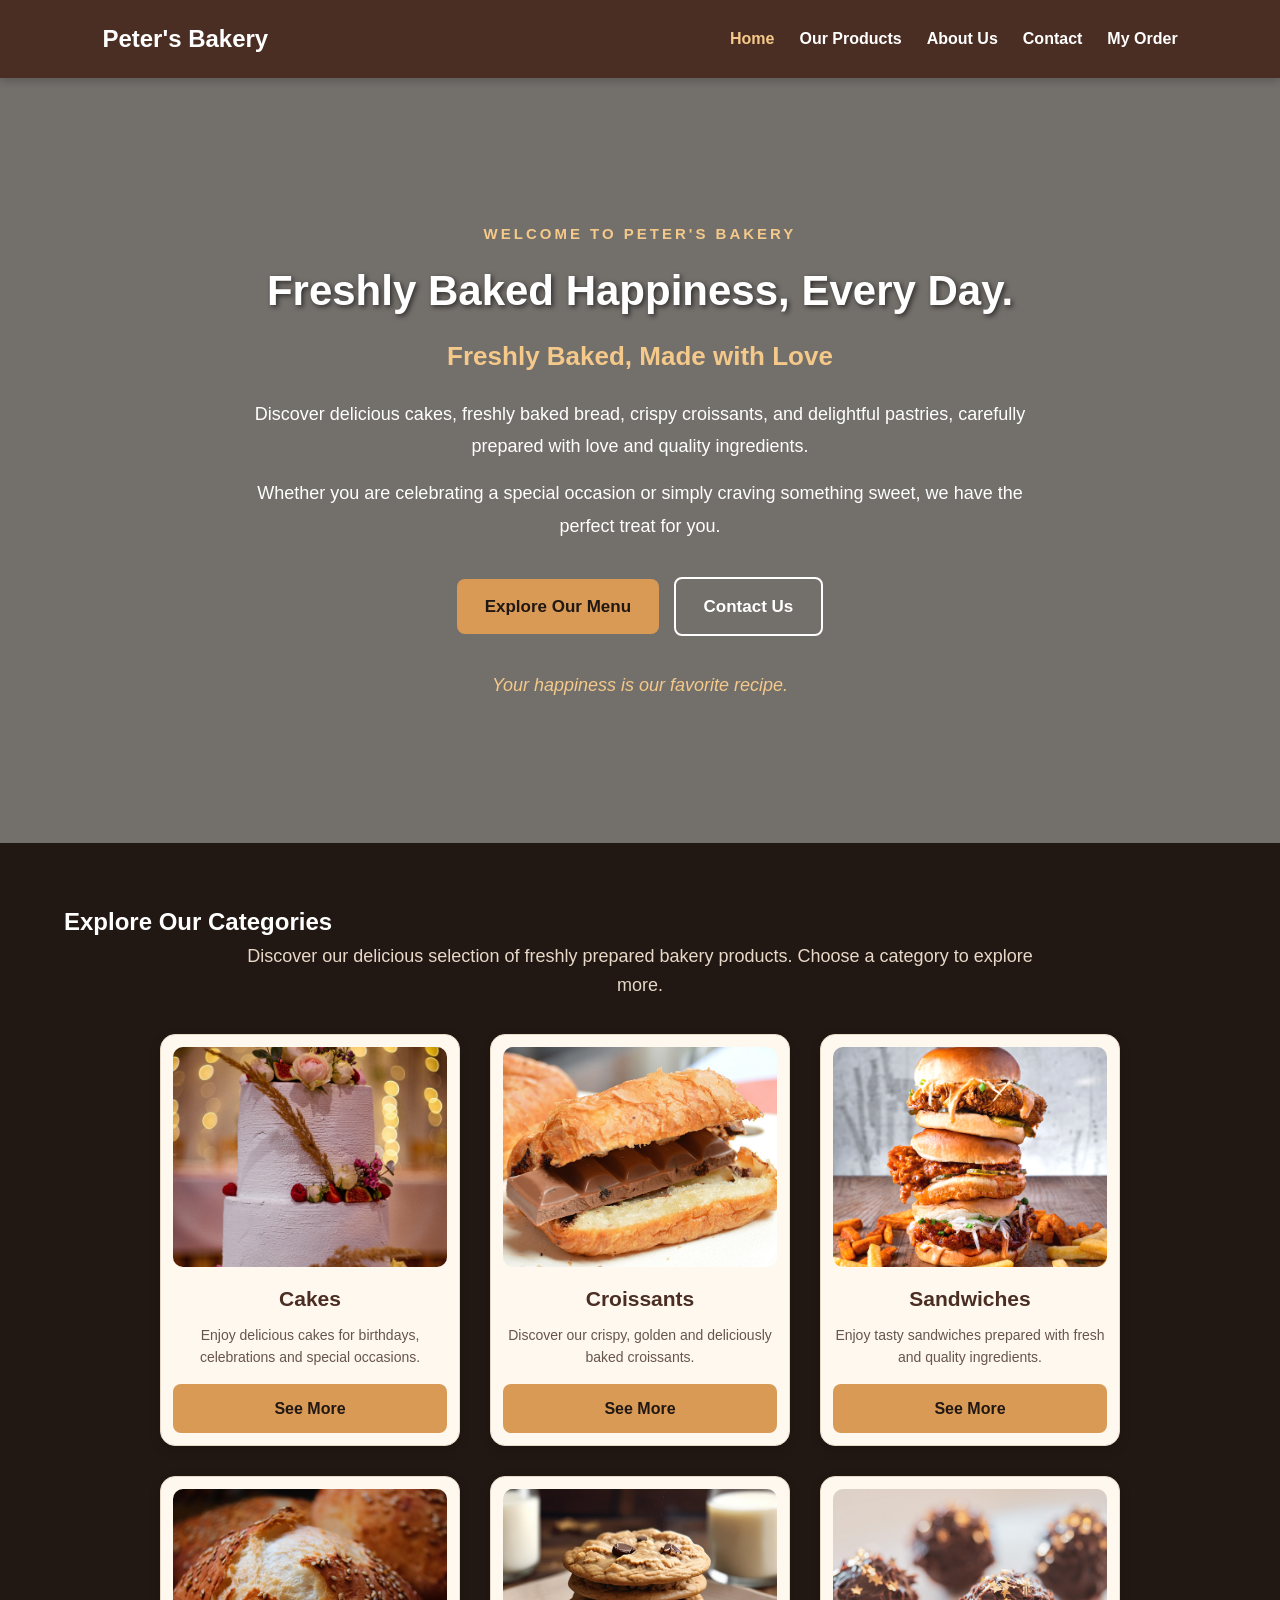
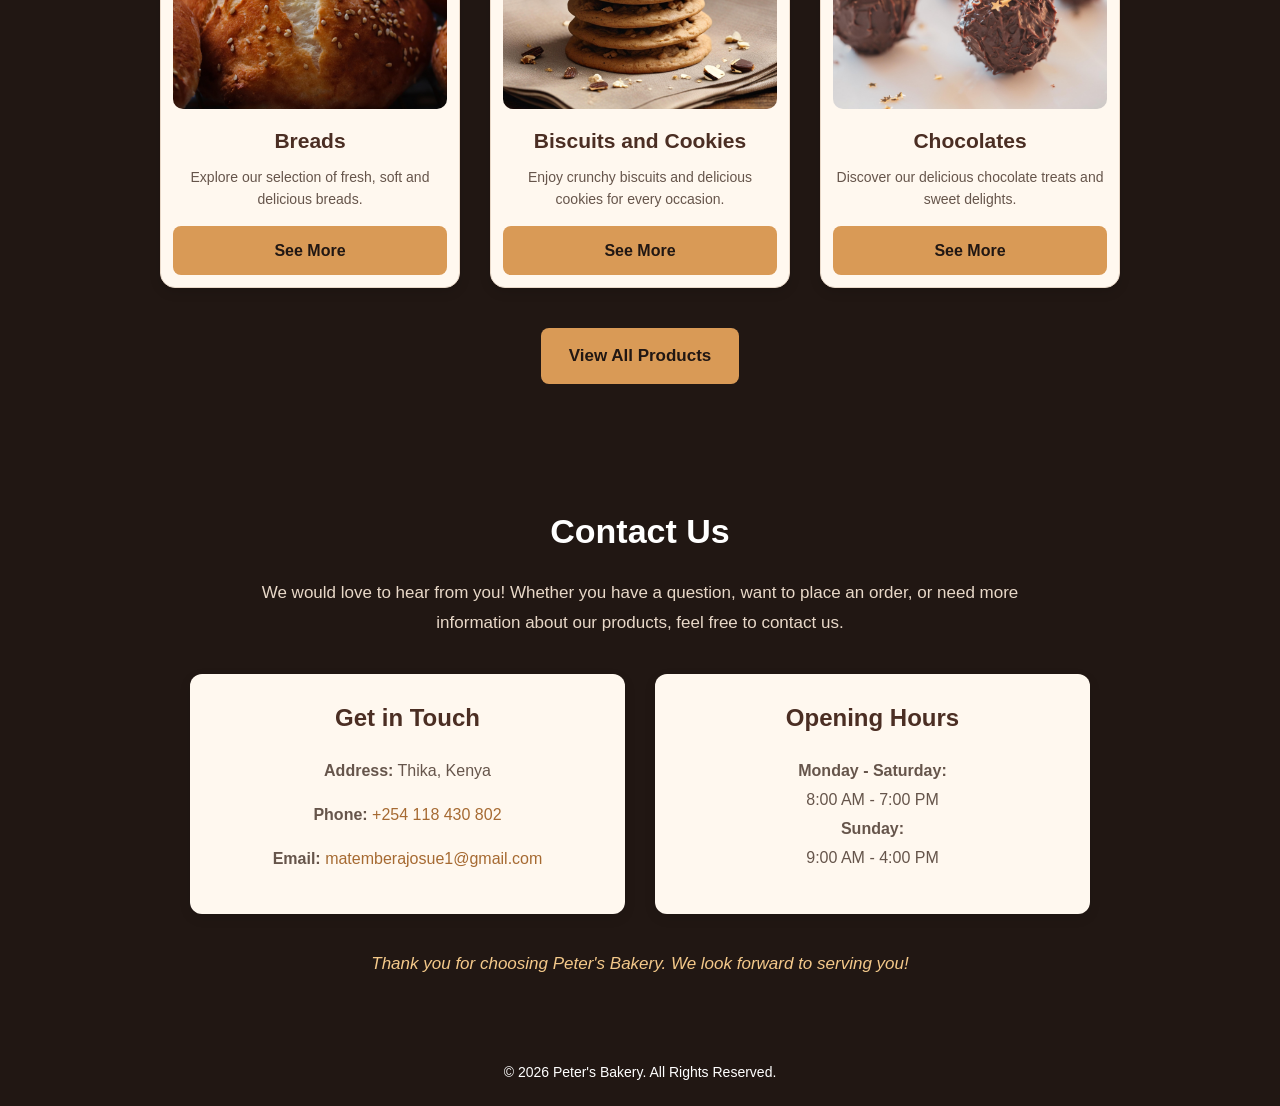
<file: index.html>
<!DOCTYPE html>
<html lang="en">

<head>
    <meta charset="UTF-8">
    <meta name="viewport" content="width=device-width, initial-scale=1.0">

    <meta name="description" content="Welcome to Peter's Bakery. Discover freshly baked cakes, bread, croissants, sandwiches, biscuits and chocolates.">

    <title>Peter's Bakery | Freshly Baked Happiness</title>

    <link rel="stylesheet" href="./style.css">
</head>

<body>

    <!-- Navigation Bar -->
    <nav class="navbar" aria-label="Main navigation">

        <a href="./index.html" class="logo">
            Peter's Bakery
        </a>

        <ul class="nav-links">

            <li>
                <a href="./index.html" class="active" aria-current="page">
                    Home
                </a>
            </li>

            <li>
                <a href="./products.html">Our Products</a>
            </li>

            <li>
                <a href="./about_us.html">About Us</a>
            </li>

            <li>
                <a href="#contact">Contact</a>
            </li>

            <li>
                <a href="./my_order.html">My Order</a>
            </li>

        </ul>

    </nav>


    <main>

        <!-- HOME SECTION -->
        <section id="home">

            <!-- Background Video -->
            <video
                autoplay
                muted
                loop
                playsinline
                preload="metadata"
                class="background-video"
                aria-hidden="true"
                tabindex="-1"
            >

                <source
                    src="./videos/background-video.mp4"
                    type="video/mp4"
                >

                Your browser does not support the video element.

            </video>


            <!-- Home Content -->
            <div class="home-content">

                <p class="welcome-text">
                    WELCOME TO PETER'S BAKERY
                </p>

                <h1>
                    Freshly Baked Happiness, Every Day.
                </h1>

                <h2>
                    Freshly Baked, Made with Love
                </h2>

                <p>
                    Discover delicious cakes, freshly baked bread,
                    crispy croissants, and delightful pastries,
                    carefully prepared with love and quality ingredients.
                </p>

                <p>
                    Whether you are celebrating a special occasion
                    or simply craving something sweet, we have
                    the perfect treat for you.
                </p>


                <!-- Home Buttons -->
                <div class="home-buttons">

                    <a href="#categories_section" class="menu-button">
                        Explore Our Menu
                    </a>

                    <a href="#contact" class="contact-button">
                        Contact Us
                    </a>

                </div>


                <p class="home-slogan">
                    Your happiness is our favorite recipe.
                </p>

            </div>

        </section>


        <!-- PRODUCT CATEGORIES SECTION -->
        <section id="categories_section">

            <header class="categories-heading">

                <h2>Explore Our Categories</h2>

                <p class="categories-intro">
                    Discover our delicious selection of freshly prepared
                    bakery products. Choose a category to explore more.
                </p>

            </header>


            <!-- Categories Container -->
            <div class="categories-container">


                <!-- Cakes -->
                <article class="category-card">

                    <img
                        src="./images/cake5.jpg"
                        alt="Decorated bakery cakes"
                        loading="lazy"
                    >

                    <h3>Cakes</h3>

                    <p>
                        Enjoy delicious cakes for birthdays,
                        celebrations and special occasions.
                    </p>

                    <a href="./cakes.html" class="category-button">
                        See More
                    </a>

                </article>


                <!-- Croissants -->
                <article class="category-card">

                    <img
                        src="./images/croissant5.jpg"
                        alt="Freshly baked croissants"
                        loading="lazy"
                    >

                    <h3>Croissants</h3>

                    <p>
                        Discover our crispy, golden and
                        deliciously baked croissants.
                    </p>

                    <a href="./croissants.html" class="category-button">
                        See More
                    </a>

                </article>


                <!-- Sandwiches -->
                <article class="category-card">

                    <img
                        src="./images/sandwich5.png"
                        alt="Fresh bakery sandwiches"
                        loading="lazy"
                    >

                    <h3>Sandwiches</h3>

                    <p>
                        Enjoy tasty sandwiches prepared
                        with fresh and quality ingredients.
                    </p>

                    <a href="./sandwiches.html" class="category-button">
                        See More
                    </a>

                </article>


                <!-- Bread -->
                <article class="category-card">

                    <img
                        src="./images/bread5.jpg"
                        alt="Freshly baked bread"
                        loading="lazy"
                    >

                    <h3>Breads</h3>

                    <p>
                        Explore our selection of fresh,
                        soft and delicious breads.
                    </p>

                    <a href="./breads.html" class="category-button">
                        See More
                    </a>

                </article>


                <!-- Biscuits and Cookies -->
                <article class="category-card">

                    <img
                        src="./images/biscuit5.jpg"
                        alt="Biscuits and cookies"
                        loading="lazy"
                    >

                    <h3>Biscuits and Cookies</h3>

                    <p>
                        Enjoy crunchy biscuits and
                        delicious cookies for every occasion.
                    </p>

                    <a href="./biscuits_cookies.html" class="category-button">
                        See More
                    </a>

                </article>


                <!-- Chocolates -->
                <article class="category-card">

                    <img
                        src="./images/chocolate5.jpg"
                        alt="Delicious chocolate treats"
                        loading="lazy"
                    >

                    <h3>Chocolates</h3>

                    <p>
                        Discover our delicious chocolate
                        treats and sweet delights.
                    </p>

                    <a href="./chocolates.html" class="category-button">
                        See More
                    </a>

                </article>


            </div>


            <!-- View All Products -->
            <div class="all-products-button">

                <a href="./products.html">
                    View All Products
                </a>

            </div>

        </section>


        <!-- CONTACT SECTION -->
        <section id="contact">

            <header class="contact-heading">

                <h2>Contact Us</h2>

                <p class="contact-intro">
                    We would love to hear from you! Whether you have
                    a question, want to place an order, or need more
                    information about our products, feel free to contact us.
                </p>

            </header>


            <!-- Contact Container -->
            <div class="contact-container">


                <!-- Contact Information -->
                <article class="contact-info">

                    <h3>Get in Touch</h3>

                    <p>
                        <strong>Address:</strong>
                        Thika, Kenya
                    </p>

                    <p>
                        <strong>Phone:</strong>

                        <a href="tel:+254118430802">
                            +254 118 430 802
                        </a>
                    </p>

                    <p>
                        <strong>Email:</strong>

                        <a href="mailto:matemberajosue1@gmail.com">
                            matemberajosue1@gmail.com
                        </a>
                    </p>

                </article>


                <!-- Opening Hours -->
                <article class="opening-hours">

                    <h3>Opening Hours</h3>

                    <p>
                        <strong>Monday - Saturday:</strong>
                    </p>

                    <p>8:00 AM - 7:00 PM</p>

                    <p>
                        <strong>Sunday:</strong>
                    </p>

                    <p>9:00 AM - 4:00 PM</p>

                </article>


            </div>


            <!-- Contact Closing Message -->
            <p class="contact-message">

                Thank you for choosing Peter's Bakery.
                We look forward to serving you!

            </p>

        </section>

    </main>


    <!-- FOOTER -->
    <footer class="footer">

        <p>
            &copy; 2026 Peter's Bakery. All Rights Reserved.
        </p>

    </footer>

    <!-- JavaScript -->
    <script src="./script.js"></script>



</body>

</html>
</file>
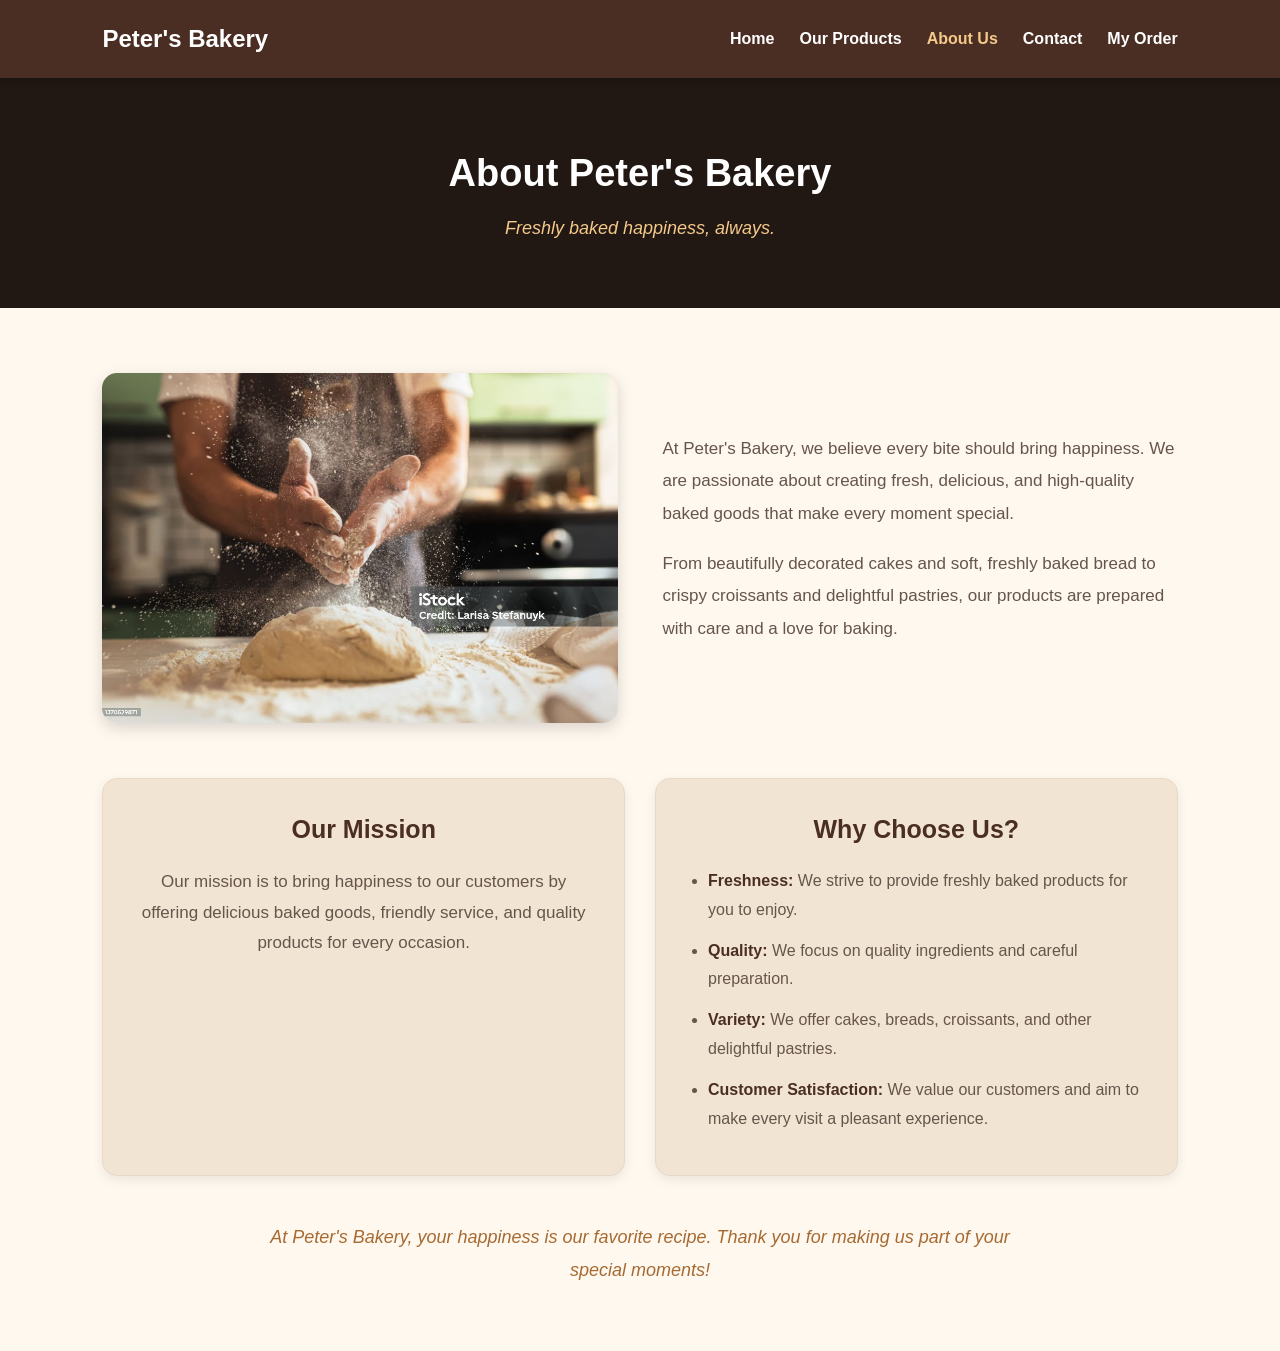
<file: about_us.html>
<!DOCTYPE html>
<html lang="en">
<head>
    <meta charset="UTF-8">
    <meta name="viewport" content="width=device-width, initial-scale=1.0">

    <title>About Us | Peter's Bakery</title>

    <link rel="stylesheet" href="style.css">
</head>

<body>

    <!-- Navigation Bar -->
    <nav class="navbar">
        <a href="./index.html" class="logo">Peter's Bakery</a>

        <ul class="nav-links">
            <li><a href="./index.html">Home</a></li>
            <li><a href="./products.html">Our Products</a></li>
            <li><a href="./about_us.html" class="active">About Us</a></li>
            <li><a href="./index.html#contact">Contact</a></li>
            <li><a href="./my_order.html">My Order</a></li>
        </ul>
    </nav>

    <!-- About Us Hero -->
    <header class="about-hero">
        <h1>About Peter's Bakery</h1>
        <p>Freshly baked happiness, always.</p>
    </header>

    <!-- About Us Section -->
    <main>
        <section id="about_us">

            <!-- Introduction -->
            <div class="about-introduction">

                <div class="about-image">
                    <img src="./images/about-bakery.jpg"
                         alt="Freshly baked cakes and pastries">
                </div>

                <div class="about-intro">
                    <p>
                        At Peter's Bakery, we believe every bite should
                        bring happiness. We are passionate about creating
                        fresh, delicious, and high-quality baked goods
                        that make every moment special.
                    </p>

                    <p>
                        From beautifully decorated cakes and soft,
                        freshly baked bread to crispy croissants and
                        delightful pastries, our products are prepared
                        with care and a love for baking.
                    </p>
                </div>

            </div>

            <!-- Mission and Why Choose Us -->
            <div class="about-features">

                <div class="about-mission">
                    <h3>Our Mission</h3>

                    <p>
                        Our mission is to bring happiness to our customers
                        by offering delicious baked goods, friendly service,
                        and quality products for every occasion.
                    </p>
                </div>

                <div class="about-why">
                    <h3>Why Choose Us?</h3>

                    <ul>
                        <li>
                            <strong>Freshness:</strong>
                            We strive to provide freshly baked products
                            for you to enjoy.
                        </li>

                        <li>
                            <strong>Quality:</strong>
                            We focus on quality ingredients and careful
                            preparation.
                        </li>

                        <li>
                            <strong>Variety:</strong>
                            We offer cakes, breads, croissants, and other
                            delightful pastries.
                        </li>

                        <li>
                            <strong>Customer Satisfaction:</strong>
                            We value our customers and aim to make every
                            visit a pleasant experience.
                        </li>
                    </ul>
                </div>

            </div>

            <!-- Closing Message -->
            <p class="about-closing">
                At Peter's Bakery, your happiness is our favorite recipe.
                Thank you for making us part of your special moments!
            </p>

        </section>
    </main>

    <!-- JavaScript -->
    <script src="./script.js"></script>



</body>
</html>
</file>
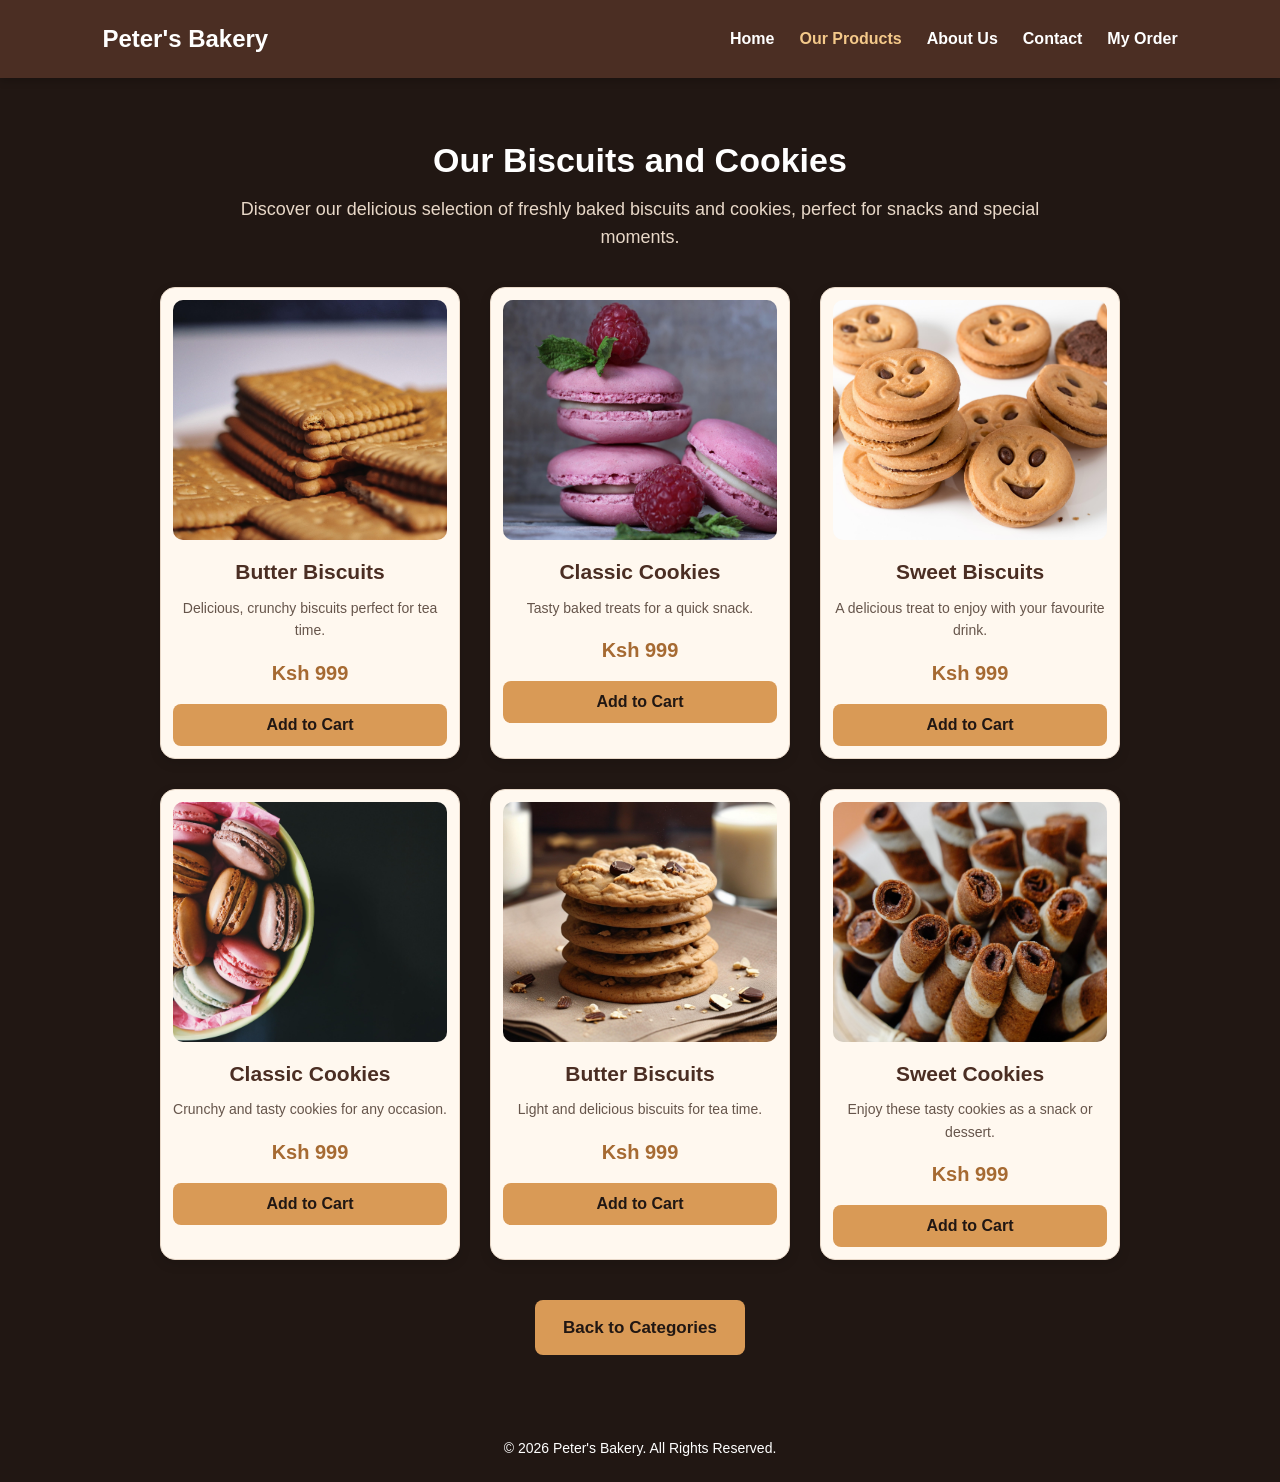
<file: biscuits_cookies.html>
<!DOCTYPE html>
<html lang="en">

<head>
    <meta charset="UTF-8">
    <meta name="viewport" content="width=device-width, initial-scale=1.0">

    <meta name="description" content="Discover delicious biscuits and cookies at Peter's Bakery.">

    <title>Biscuits and Cookies | Peter's Bakery</title>

    <link rel="stylesheet" href="./style.css">
</head>

<body>

    <!-- Navigation Bar -->
    <nav class="navbar">

        <a href="./index.html" class="logo">
            Peter's Bakery
        </a>

        <ul class="nav-links">
            <li><a href="./index.html">Home</a></li>

            <li>
                <a href="./products.html" class="active" aria-current="page">
                    Our Products
                </a>
            </li>

            <li><a href="./about_us.html">About Us</a></li>

            <li><a href="./index.html#contact">Contact</a></li>

            <li><a href="./my_order.html">My Order</a></li>
        </ul>

    </nav>


    <!-- Main Products Content -->
    <main>

        <section id="products_section">

            <!-- Section Heading -->
            <header class="products-intro">
                <h1>Our Biscuits and Cookies</h1>

                <p>
                    Discover our delicious selection of freshly baked
                    biscuits and cookies, perfect for snacks and
                    special moments.
                </p>
            </header>


            <!-- Products Container -->
            <div class="products_container">

                <!-- Biscuit 1 -->
                <article class="product_card">

                    <img
                        src="./images/biscuit1.jpg"
                        alt="Butter biscuits - product 1"
                        loading="lazy"
                    >

                    <h3>Butter Biscuits</h3>

                    <p>
                        Delicious, crunchy biscuits perfect for tea time.
                    </p>

                    <span>Ksh 999</span>

                    <button type="button">Add to Cart</button>

                </article>


                <!-- Biscuit 2 -->
                <article class="product_card">

                    <img
                        src="./images/biscuit2.jpg"
                        alt="Classic cookies - product 2"
                        loading="lazy"
                    >

                    <h3>Classic Cookies</h3>

                    <p>
                        Tasty baked treats for a quick snack.
                    </p>

                    <span>Ksh 999</span>

                    <button type="button">Add to Cart</button>

                </article>


                <!-- Biscuit 3 -->
                <article class="product_card">

                    <img
                        src="./images/biscuit3.jpg"
                        alt="Sweet biscuits - product 3"
                        loading="lazy"
                    >

                    <h3>Sweet Biscuits</h3>

                    <p>
                        A delicious treat to enjoy with your favourite drink.
                    </p>

                    <span>Ksh 999</span>

                    <button type="button">Add to Cart</button>

                </article>


                <!-- Biscuit 4 -->
                <article class="product_card">

                    <img
                        src="./images/biscuit4.jpg"
                        alt="Classic cookies - product 4"
                        loading="lazy"
                    >

                    <h3>Classic Cookies</h3>

                    <p>
                        Crunchy and tasty cookies for any occasion.
                    </p>

                    <span>Ksh 999</span>

                    <button type="button">Add to Cart</button>

                </article>


                <!-- Biscuit 5 -->
                <article class="product_card">

                    <img
                        src="./images/biscuit5.jpg"
                        alt="Butter biscuits - product 5"
                        loading="lazy"
                    >

                    <h3>Butter Biscuits</h3>

                    <p>
                        Light and delicious biscuits for tea time.
                    </p>

                    <span>Ksh 999</span>

                    <button type="button">Add to Cart</button>

                </article>


                <!-- Biscuit 6 -->
                <article class="product_card">

                    <img
                        src="./images/biscuit6.jpg"
                        alt="Sweet cookies - product 6"
                        loading="lazy"
                    >

                    <h3>Sweet Cookies</h3>

                    <p>
                        Enjoy these tasty cookies as a snack or dessert.
                    </p>

                    <span>Ksh 999</span>

                    <button type="button">Add to Cart</button>

                </article>

            </div>


            <!-- Back to Categories -->
            <div class="all-products-button">

                <a href="./index.html#categories_section">
                    Back to Categories
                </a>

            </div>

        </section>

    </main>


    <!-- Footer -->
    <footer class="footer">

        <p>
            &copy; 2026 Peter's Bakery. All Rights Reserved.
        </p>

    </footer>

    <!-- JavaScript -->
    <script src="./script.js"></script>



</body>

</html>
</file>
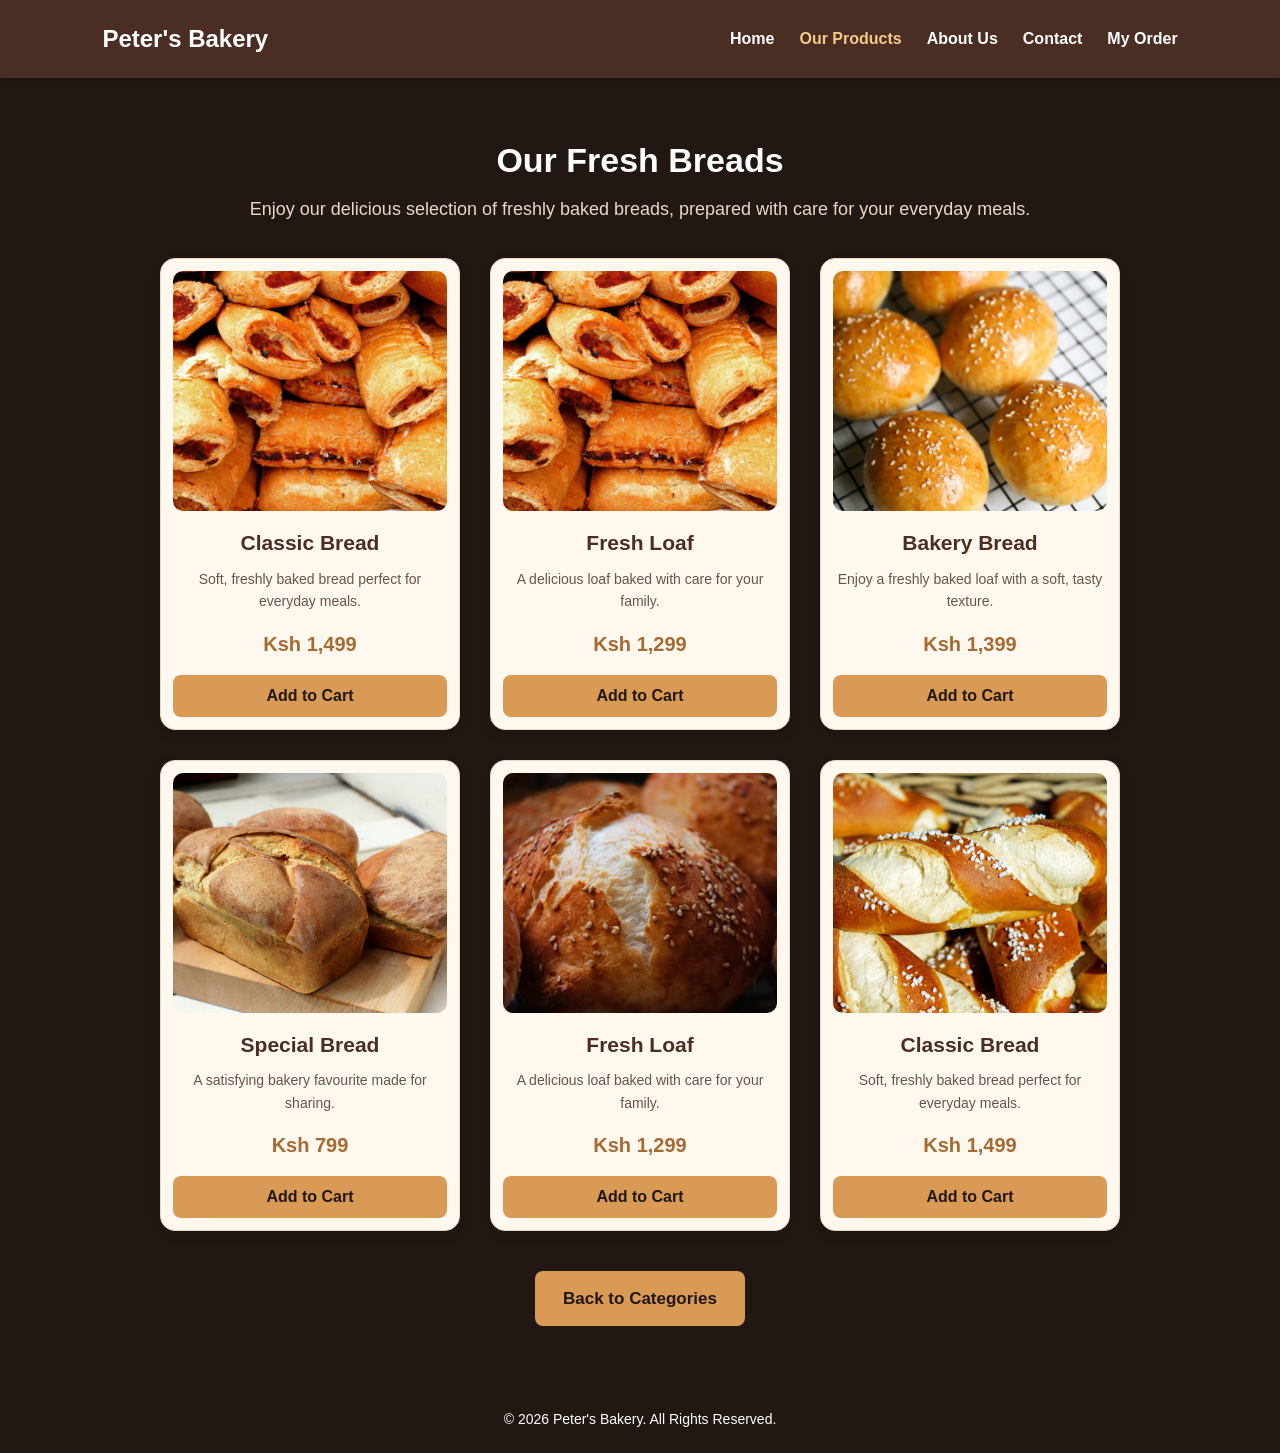
<file: breads.html>
<!DOCTYPE html>
<html lang="en">

<head>
    <meta charset="UTF-8">
    <meta name="viewport" content="width=device-width, initial-scale=1.0">

    <meta name="description" content="Discover freshly baked breads at Peter's Bakery.">

    <title>Fresh Breads | Peter's Bakery</title>

    <link rel="stylesheet" href="./style.css">
</head>

<body>

    <!-- Navigation Bar -->
    <nav class="navbar">

        <a href="./index.html" class="logo">
            Peter's Bakery
        </a>

        <ul class="nav-links">

            <li>
                <a href="./index.html">Home</a>
            </li>

            <li>
                <a href="./products.html" class="active" aria-current="page">
                    Our Products
                </a>
            </li>

            <li>
                <a href="./about_us.html">About Us</a>
            </li>

            <li>
                <a href="./index.html#contact">Contact</a>
            </li>

            <li>
                <a href="./my_order.html">My Order</a>
            </li>

        </ul>

    </nav>


    <!-- Main Content -->
    <main>

        <!-- Bread Products Section -->
        <section id="products_section">

            <!-- Section Heading -->
            <header class="products-intro">

                <h1>Our Fresh Breads</h1>

                <p>
                    Enjoy our delicious selection of freshly baked breads,
                    prepared with care for your everyday meals.
                </p>

            </header>


            <!-- Products Container -->
            <div class="products_container">


                <!-- Bread 1 -->
                <article class="product_card">

                    <img
                        src="./images/bread1.jpg"
                        alt="Classic bakery bread"
                        loading="lazy"
                    >

                    <h3>Classic Bread</h3>

                    <p>
                        Soft, freshly baked bread perfect for everyday meals.
                    </p>

                    <span>Ksh 1,499</span>

                    <button type="button">Add to Cart</button>

                </article>


                <!-- Bread 2 -->
                <article class="product_card">

                    <img
                        src="./images/bread1.jpg"
                        alt="Fresh loaf of bread"
                        loading="lazy"
                    >

                    <h3>Fresh Loaf</h3>

                    <p>
                        A delicious loaf baked with care for your family.
                    </p>

                    <span>Ksh 1,299</span>

                    <button type="button">Add to Cart</button>

                </article>


                <!-- Bread 3 -->
                <article class="product_card">

                    <img
                        src="./images/bread2.jpg"
                        alt="Bakery bread selection"
                        loading="lazy"
                    >

                    <h3>Bakery Bread</h3>

                    <p>
                        Enjoy a freshly baked loaf with a soft, tasty texture.
                    </p>

                    <span>Ksh 1,399</span>

                    <button type="button">Add to Cart</button>

                </article>


                <!-- Bread 4 -->
                <article class="product_card">

                    <img
                        src="./images/bread3.jpg"
                        alt="Freshly baked bread"
                        loading="lazy"
                    >

                    <h3>Special Bread</h3>

                    <p>
                        A satisfying bakery favourite made for sharing.
                    </p>

                    <span>Ksh 799</span>

                    <button type="button">Add to Cart</button>

                </article>


                <!-- Bread 5 -->
                <article class="product_card">

                    <img
                        src="./images/bread5.jpg"
                        alt="Fresh loaf of bread"
                        loading="lazy"
                    >

                    <h3>Fresh Loaf</h3>

                    <p>
                        A delicious loaf baked with care for your family.
                    </p>

                    <span>Ksh 1,299</span>

                    <button type="button">Add to Cart</button>

                </article>


                <!-- Bread 6 -->
                <article class="product_card">

                    <img
                        src="./images/bread8.jpg"
                        alt="Fresh bakery bread"
                        loading="lazy"
                    >

                    <h3>Classic Bread</h3>

                    <p>
                        Soft, freshly baked bread perfect for everyday meals.
                    </p>

                    <span>Ksh 1,499</span>

                    <button type="button">Add to Cart</button>

                </article>


            </div>


            <!-- Back to Categories -->
            <div class="all-products-button">

                <a href="./index.html#categories_section">
                    Back to Categories
                </a>

            </div>

        </section>

    </main>


    <!-- Footer -->
    <footer class="footer">

        <p>
            &copy; 2026 Peter's Bakery. All Rights Reserved.
        </p>

    </footer>

    <!-- JavaScript -->
    <script src="./script.js"></script>


</body>

</html>
</file>
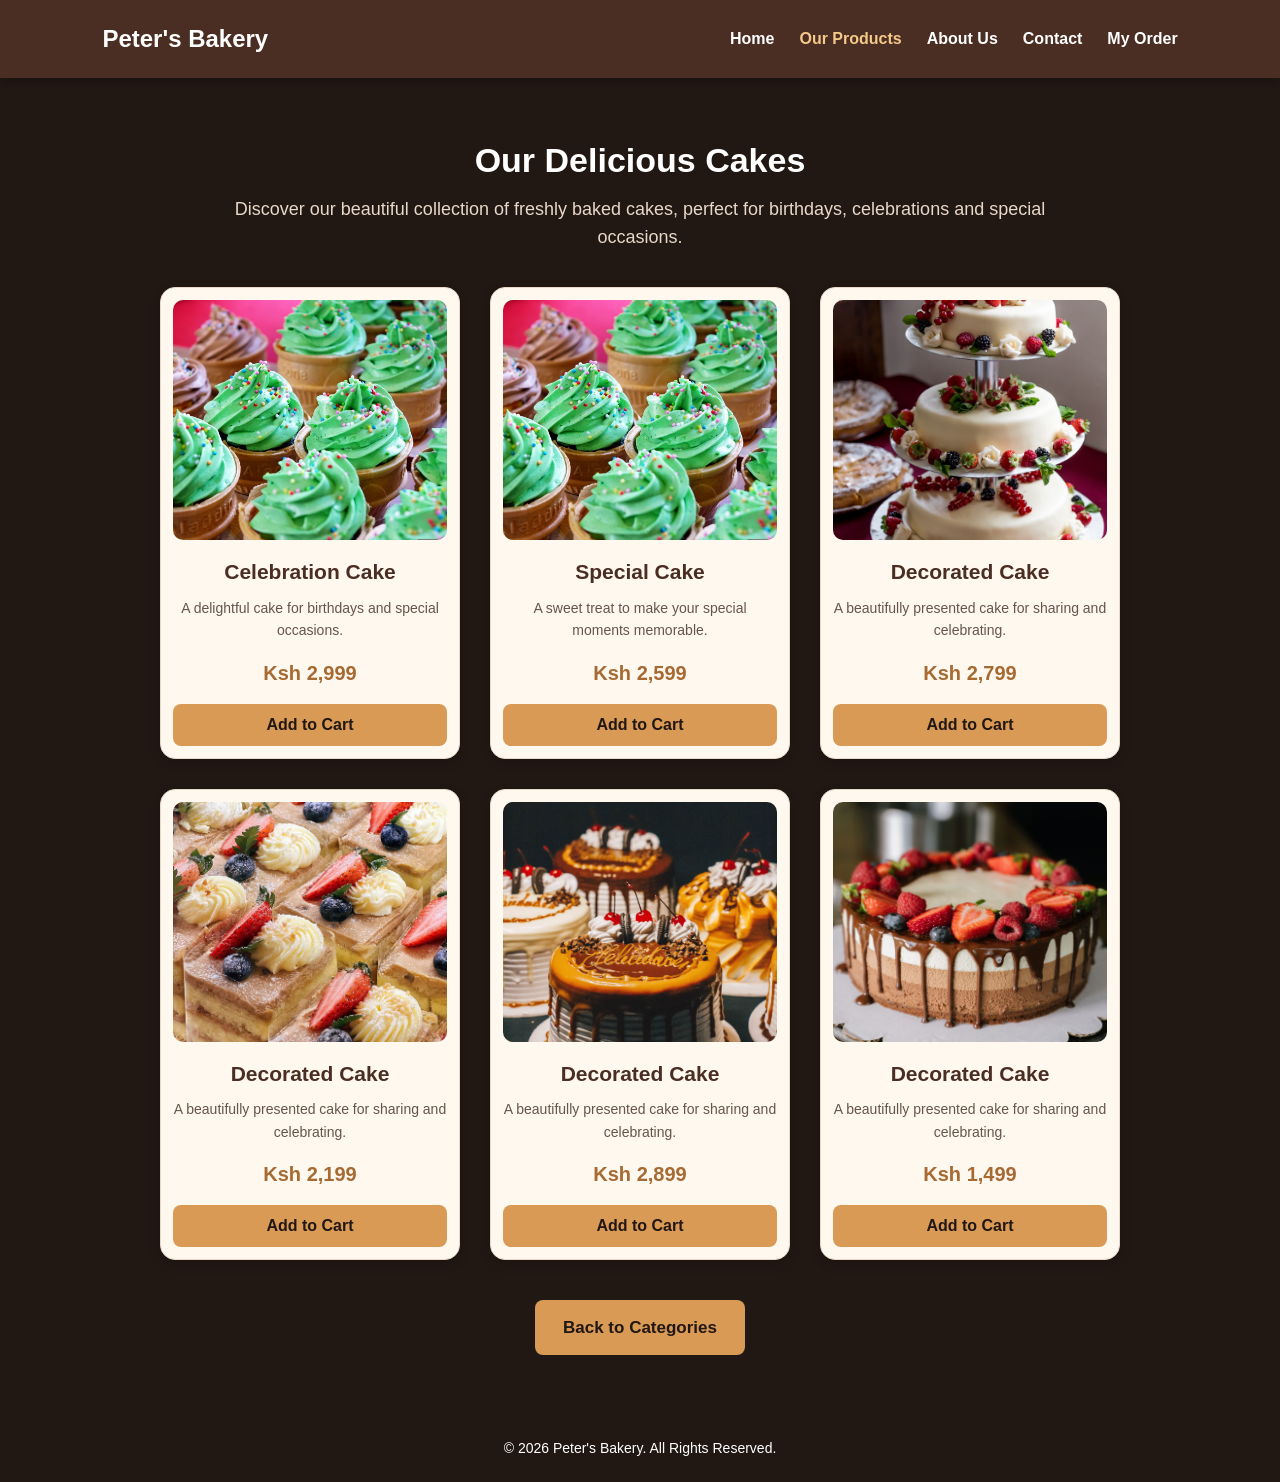
<file: cakes.html>
<!DOCTYPE html>
<html lang="en">

<head>
    <meta charset="UTF-8">
    <meta name="viewport" content="width=device-width, initial-scale=1.0">

    <meta name="description" content="Discover delicious and beautifully decorated cakes at Peter's Bakery.">

    <title>Delicious Cakes | Peter's Bakery</title>

    <link rel="stylesheet" href="./style.css">
</head>

<body>

    <!-- Navigation Bar -->
    <nav class="navbar">

        <a href="./index.html" class="logo">
            Peter's Bakery
        </a>

        <ul class="nav-links">

            <li>
                <a href="./index.html">Home</a>
            </li>

            <li>
                <a href="./products.html" class="active" aria-current="page">
                    Our Products
                </a>
            </li>

            <li>
                <a href="./about_us.html">About Us</a>
            </li>

            <li>
                <a href="./index.html#contact">Contact</a>
            </li>

            <li>
                <a href="./my_order.html">My Order</a>
            </li>

        </ul>

    </nav>


    <!-- Main Content -->
    <main>

        <!-- Cake Products Section -->
        <section id="products_section">

            <!-- Section Heading -->
            <header class="products-intro">

                <h1>Our Delicious Cakes</h1>

                <p>
                    Discover our beautiful collection of freshly baked cakes,
                    perfect for birthdays, celebrations and special occasions.
                </p>

            </header>


            <!-- Products Container -->
            <div class="products_container">


                <!-- Cake 1 -->
                <article class="product_card">

                    <img
                        src="./images/cake2.jpg"
                        alt="Celebration cake - product 1"
                        loading="lazy"
                    >

                    <h3>Celebration Cake</h3>

                    <p>
                        A delightful cake for birthdays and special occasions.
                    </p>

                    <span>Ksh 2,999</span>

                    <button type="button">Add to Cart</button>

                </article>


                <!-- Cake 2 -->
                <article class="product_card">

                    <img
                        src="./images/cake2.jpg"
                        alt="Special decorated cake - product 2"
                        loading="lazy"
                    >

                    <h3>Special Cake</h3>

                    <p>
                        A sweet treat to make your special moments memorable.
                    </p>

                    <span>Ksh 2,599</span>

                    <button type="button">Add to Cart</button>

                </article>


                <!-- Cake 3 -->
                <article class="product_card">

                    <img
                        src="./images/cakes3.jpg"
                        alt="Decorated cake - product 3"
                        loading="lazy"
                    >

                    <h3>Decorated Cake</h3>

                    <p>
                        A beautifully presented cake for sharing and celebrating.
                    </p>

                    <span>Ksh 2,799</span>

                    <button type="button">Add to Cart</button>

                </article>


                <!-- Cake 4 -->
                <article class="product_card">

                    <img
                        src="./images/cake6.jpg"
                        alt="Decorated cake - product 4"
                        loading="lazy"
                    >

                    <h3>Decorated Cake</h3>

                    <p>
                        A beautifully presented cake for sharing and celebrating.
                    </p>

                    <span>Ksh 2,199</span>

                    <button type="button">Add to Cart</button>

                </article>


                <!-- Cake 5 -->
                <article class="product_card">

                    <img
                        src="./images/cake7.jpg"
                        alt="Decorated cake - product 5"
                        loading="lazy"
                    >

                    <h3>Decorated Cake</h3>

                    <p>
                        A beautifully presented cake for sharing and celebrating.
                    </p>

                    <span>Ksh 2,899</span>

                    <button type="button">Add to Cart</button>

                </article>


                <!-- Cake 6 -->
                <article class="product_card">

                    <img
                        src="./images/cake8.jpg"
                        alt="Decorated cake - product 6"
                        loading="lazy"
                    >

                    <h3>Decorated Cake</h3>

                    <p>
                        A beautifully presented cake for sharing and celebrating.
                    </p>

                    <span>Ksh 1,499</span>

                    <button type="button">Add to Cart</button>

                </article>


            </div>


            <!-- Back to Categories -->
            <div class="all-products-button">

                <a href="./index.html#categories_section">
                    Back to Categories
                </a>

            </div>

        </section>

    </main>


    <!-- Footer -->
    <footer class="footer">

        <p>
            &copy; 2026 Peter's Bakery. All Rights Reserved.
        </p>

    </footer>

    <!-- JavaScript -->
    <script src="./script.js"></script>



</body>

</html>
</file>
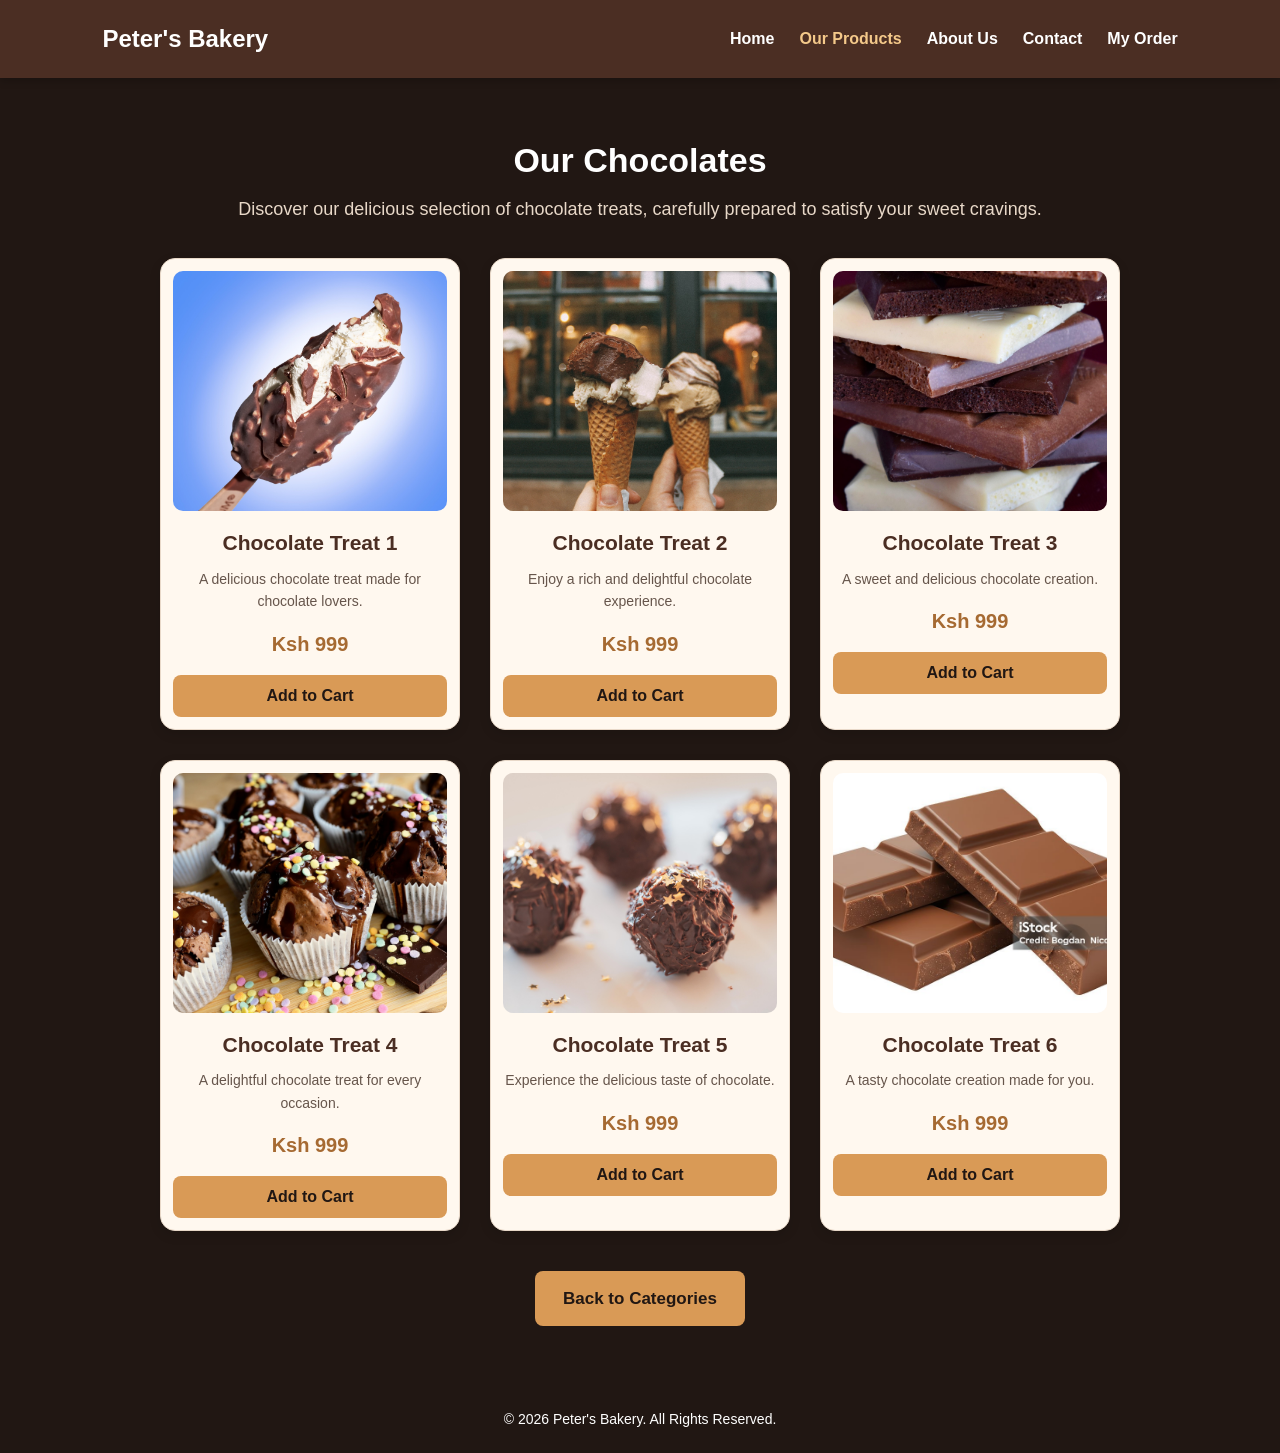
<file: chocolates.html>
<!DOCTYPE html>
<html lang="en">

<head>
    <meta charset="UTF-8">
    <meta name="viewport" content="width=device-width, initial-scale=1.0">

    <meta name="description" content="Explore the delicious chocolate treats available at Peter's Bakery.">

    <title>Chocolates | Peter's Bakery</title>

    <link rel="stylesheet" href="./style.css">
</head>

<body>

    <!-- Navigation Bar -->
    <nav class="navbar">

        <a href="./index.html" class="logo">
            Peter's Bakery
        </a>

        <ul class="nav-links">

            <li>
                <a href="./index.html">Home</a>
            </li>

            <li>
                <a href="./products.html" class="active" aria-current="page">
                    Our Products
                </a>
            </li>

            <li>
                <a href="./about_us.html">About Us</a>
            </li>

            <li>
                <a href="./index.html#contact">Contact</a>
            </li>

            <li>
                <a href="./my_order.html">My Order</a>
            </li>

        </ul>

    </nav>


    <!-- Main Content -->
    <main>

        <!-- Chocolate Products Section -->
        <section id="products_section">

            <!-- Section Heading -->
            <header class="products-intro">

                <h1>Our Chocolates</h1>

                <p>
                    Discover our delicious selection of chocolate treats,
                    carefully prepared to satisfy your sweet cravings.
                </p>

            </header>


            <!-- Products Container -->
            <div class="products_container">


                <!-- Chocolate 1 -->
                <article class="product_card">

                    <img
                        src="./images/chocolate1.jpg"
                        alt="Chocolate product 1"
                        loading="lazy"
                    >

                    <h3>Chocolate Treat 1</h3>

                    <p>
                        A delicious chocolate treat made
                        for chocolate lovers.
                    </p>

                    <span>Ksh 999</span>

                    <button type="button">
                        Add to Cart
                    </button>

                </article>


                <!-- Chocolate 2 -->
                <article class="product_card">

                    <img
                        src="./images/chocolate2.jpg"
                        alt="Chocolate product 2"
                        loading="lazy"
                    >

                    <h3>Chocolate Treat 2</h3>

                    <p>
                        Enjoy a rich and delightful chocolate experience.
                    </p>

                    <span>Ksh 999</span>

                    <button type="button">
                        Add to Cart
                    </button>

                </article>


                <!-- Chocolate 3 -->
                <article class="product_card">

                    <img
                        src="./images/chocolate3.jpg"
                        alt="Chocolate product 3"
                        loading="lazy"
                    >

                    <h3>Chocolate Treat 3</h3>

                    <p>
                        A sweet and delicious chocolate creation.
                    </p>

                    <span>Ksh 999</span>

                    <button type="button">
                        Add to Cart
                    </button>

                </article>


                <!-- Chocolate 4 -->
                <article class="product_card">

                    <img
                        src="./images/chocolate4.jpg"
                        alt="Chocolate product 4"
                        loading="lazy"
                    >

                    <h3>Chocolate Treat 4</h3>

                    <p>
                        A delightful chocolate treat for every occasion.
                    </p>

                    <span>Ksh 999</span>

                    <button type="button">
                        Add to Cart
                    </button>

                </article>


                <!-- Chocolate 5 -->
                <article class="product_card">

                    <img
                        src="./images/chocolate5.jpg"
                        alt="Chocolate product 5"
                        loading="lazy"
                    >

                    <h3>Chocolate Treat 5</h3>

                    <p>
                        Experience the delicious taste of chocolate.
                    </p>

                    <span>Ksh 999</span>

                    <button type="button">
                        Add to Cart
                    </button>

                </article>


                <!-- Chocolate 6 -->
                <article class="product_card">

                    <img
                        src="./images/chocolate6.jpg"
                        alt="Chocolate product 6"
                        loading="lazy"
                    >

                    <h3>Chocolate Treat 6</h3>

                    <p>
                        A tasty chocolate creation made for you.
                    </p>

                    <span>Ksh 999</span>

                    <button type="button">
                        Add to Cart
                    </button>

                </article>


            </div>


            <!-- Back to Categories -->
            <div class="all-products-button">

                <a href="./index.html#categories_section">
                    Back to Categories
                </a>

            </div>

        </section>

    </main>


    <!-- Footer -->
    <footer class="footer">

        <p>
            &copy; 2026 Peter's Bakery. All Rights Reserved.
        </p>

    </footer>

    <!-- JavaScript -->
    <script src="./script.js"></script>



</body>

</html>
</file>
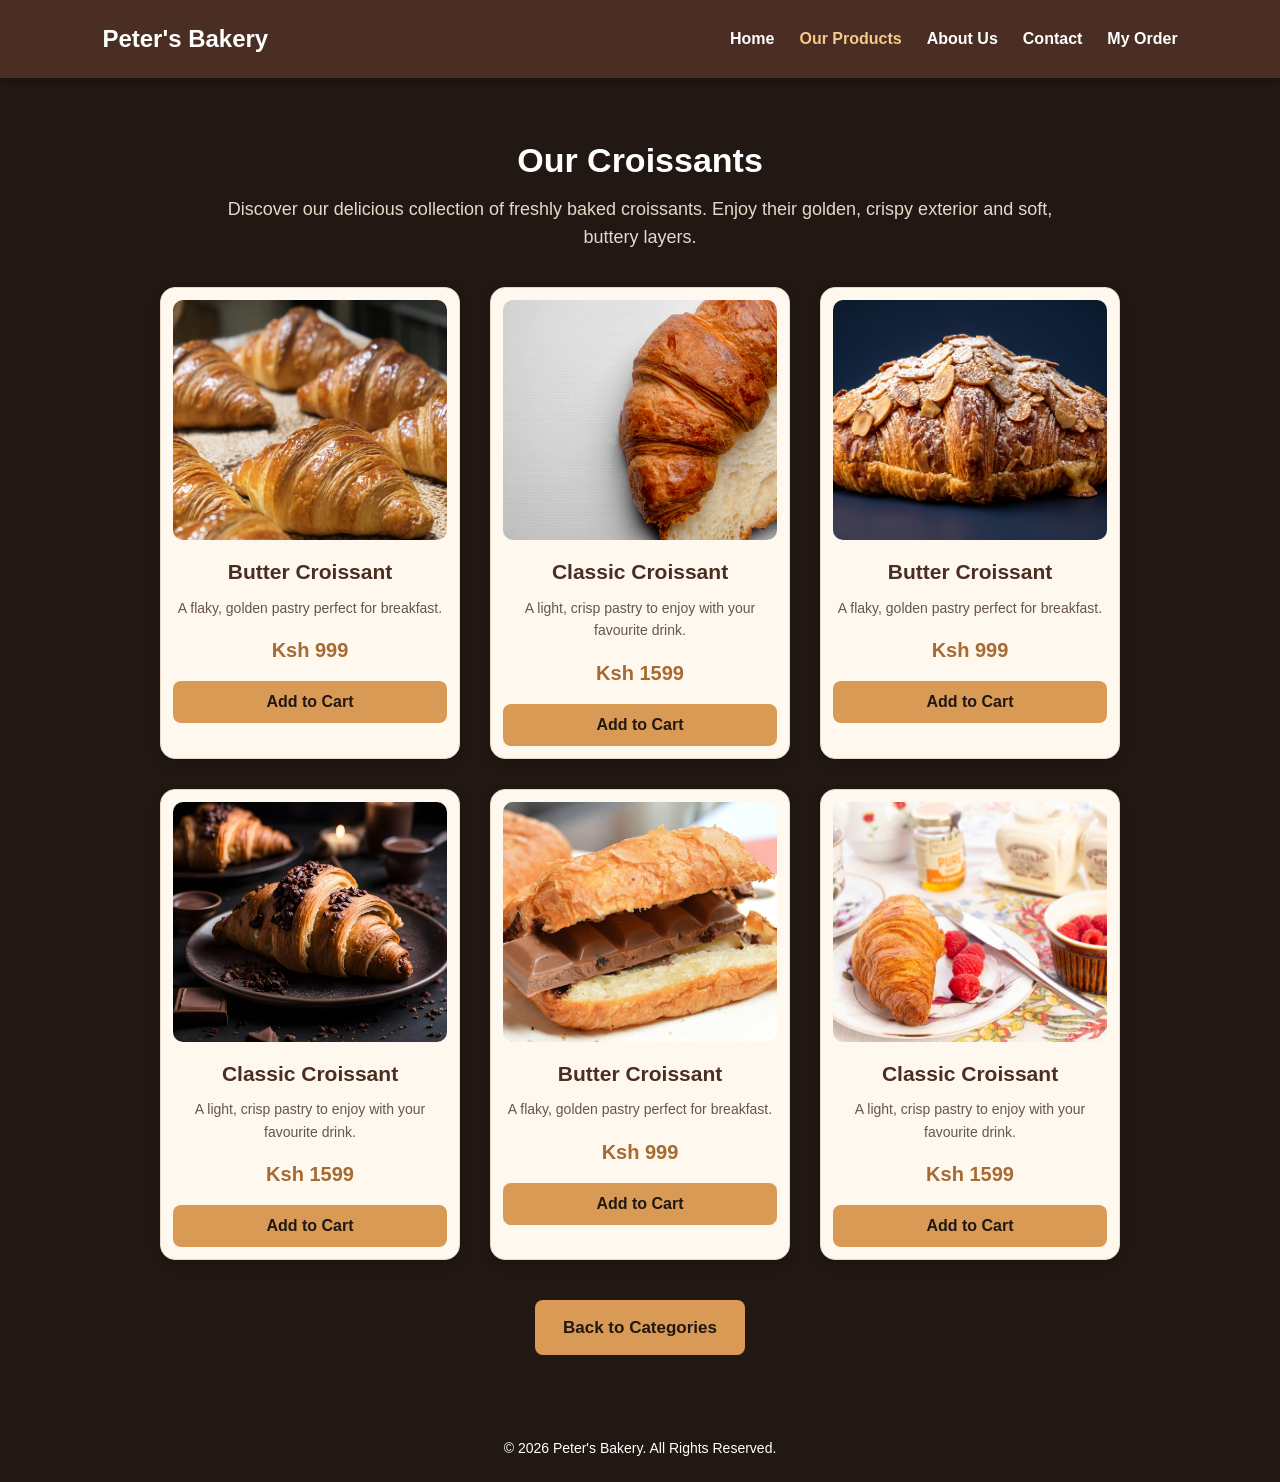
<file: croissants.html>
<!DOCTYPE html>
<html lang="en">

<head>
    <meta charset="UTF-8">
    <meta name="viewport" content="width=device-width, initial-scale=1.0">

    <meta name="description" content="Discover freshly baked, golden and buttery croissants at Peter's Bakery.">

    <title>Croissants | Peter's Bakery</title>

    <link rel="stylesheet" href="./style.css">
</head>

<body>

    <!-- Navigation Bar -->
    <nav class="navbar">

        <a href="./index.html" class="logo">
            Peter's Bakery
        </a>

        <ul class="nav-links">

            <li>
                <a href="./index.html">Home</a>
            </li>

            <li>
                <a href="./products.html" class="active" aria-current="page">
                    Our Products
                </a>
            </li>

            <li>
                <a href="./about_us.html">About Us</a>
            </li>

            <li>
                <a href="./index.html#contact">Contact</a>
            </li>

            <li>
                <a href="./my_order.html">My Order</a>
            </li>

        </ul>

    </nav>


    <!-- Main Content -->
    <main>

        <!-- Croissant Products Section -->
        <section id="products_section">

            <!-- Section Heading -->
            <header class="products-intro">

                <h1>Our Croissants</h1>

                <p>
                    Discover our delicious collection of freshly baked croissants.
                    Enjoy their golden, crispy exterior and soft, buttery layers.
                </p>

            </header>


            <!-- Products Container -->
            <div class="products_container">


                <!-- Croissant 1 -->
                <article class="product_card">

                    <img
                        src="./images/croissant1.jpg"
                        alt="Golden butter croissant - product 1"
                        loading="lazy"
                    >

                    <h3>Butter Croissant</h3>

                    <p>
                        A flaky, golden pastry perfect for breakfast.
                    </p>

                    <span>Ksh 999</span>

                    <button type="button">
                        Add to Cart
                    </button>

                </article>


                <!-- Croissant 2 -->
                <article class="product_card">

                    <img
                        src="./images/croissant2.jpg"
                        alt="Classic freshly baked croissant - product 2"
                        loading="lazy"
                    >

                    <h3>Classic Croissant</h3>

                    <p>
                        A light, crisp pastry to enjoy with your favourite drink.
                    </p>

                    <span>Ksh 1599</span>

                    <button type="button">
                        Add to Cart
                    </button>

                </article>


                <!-- Croissant 3 -->
                <article class="product_card">

                    <img
                        src="./images/croissant3.jpg"
                        alt="Golden butter croissant - product 3"
                        loading="lazy"
                    >

                    <h3>Butter Croissant</h3>

                    <p>
                        A flaky, golden pastry perfect for breakfast.
                    </p>

                    <span>Ksh 999</span>

                    <button type="button">
                        Add to Cart
                    </button>

                </article>


                <!-- Croissant 4 -->
                <article class="product_card">

                    <img
                        src="./images/croissant4.jpg"
                        alt="Classic freshly baked croissant - product 4"
                        loading="lazy"
                    >

                    <h3>Classic Croissant</h3>

                    <p>
                        A light, crisp pastry to enjoy with your favourite drink.
                    </p>

                    <span>Ksh 1599</span>

                    <button type="button">
                        Add to Cart
                    </button>

                </article>


                <!-- Croissant 5 -->
                <article class="product_card">

                    <img
                        src="./images/croissant5.jpg"
                        alt="Golden butter croissant - product 5"
                        loading="lazy"
                    >

                    <h3>Butter Croissant</h3>

                    <p>
                        A flaky, golden pastry perfect for breakfast.
                    </p>

                    <span>Ksh 999</span>

                    <button type="button">
                        Add to Cart
                    </button>

                </article>


                <!-- Croissant 6 -->
                <article class="product_card">

                    <img
                        src="./images/croissant6.jpg"
                        alt="Classic freshly baked croissant - product 6"
                        loading="lazy"
                    >

                    <h3>Classic Croissant</h3>

                    <p>
                        A light, crisp pastry to enjoy with your favourite drink.
                    </p>

                    <span>Ksh 1599</span>

                    <button type="button">
                        Add to Cart
                    </button>

                </article>


            </div>


            <!-- Back to Categories -->
            <div class="all-products-button">

                <a href="./index.html#categories_section">
                    Back to Categories
                </a>

            </div>

        </section>

    </main>


    <!-- Footer -->
    <footer class="footer">

        <p>
            &copy; 2026 Peter's Bakery. All Rights Reserved.
        </p>

    </footer>

    <!-- JavaScript -->
    <script src="./script.js"></script>



</body>

</html>
</file>
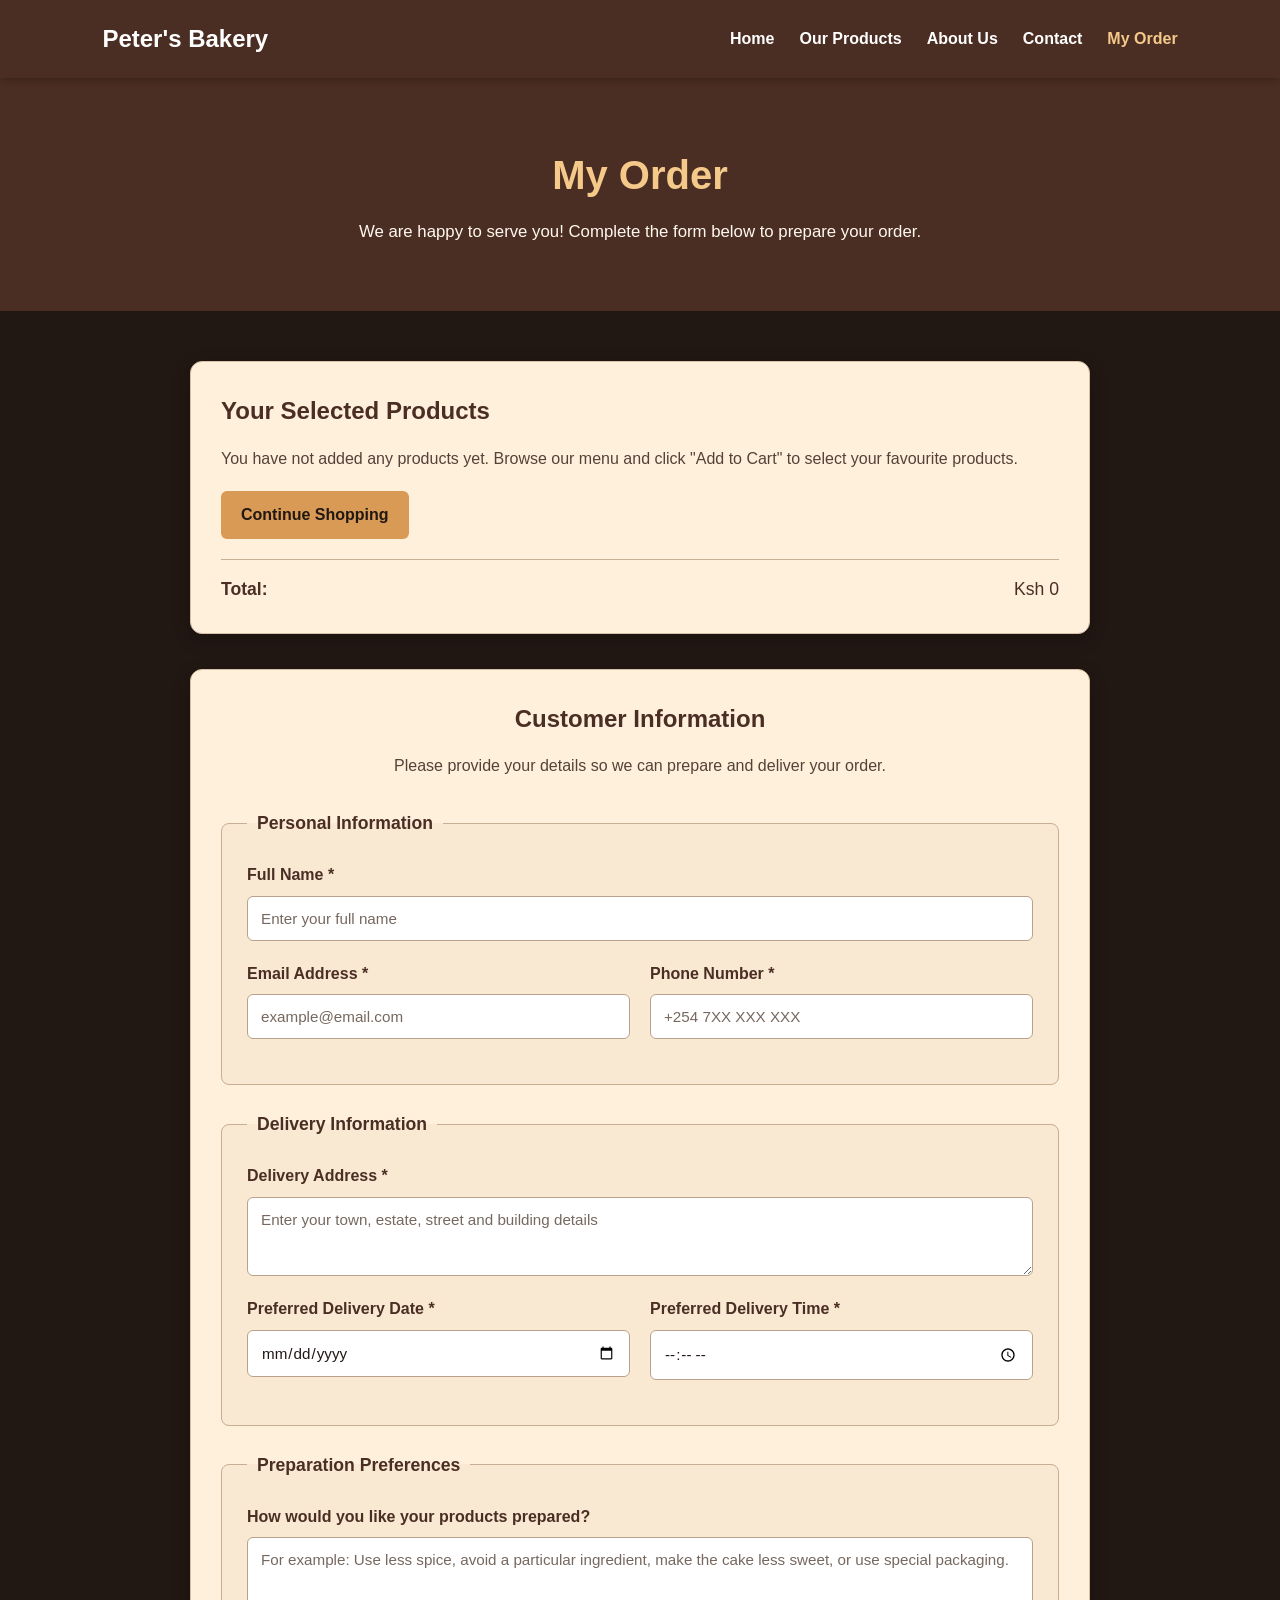
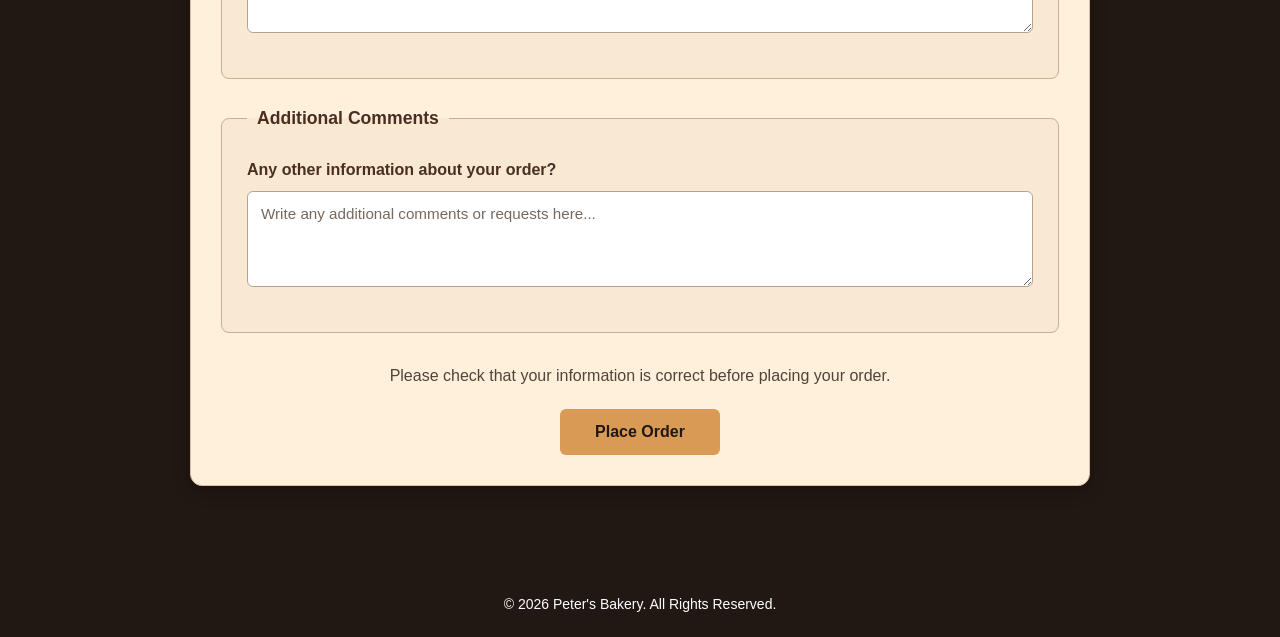
<file: my_order.html>
<!DOCTYPE html>
<html lang="en">
<head>
    <meta charset="UTF-8">
    <meta name="viewport" content="width=device-width, initial-scale=1.0">

    <meta name="description" content="Place your order at Peter's Bakery. Choose your favourite products and provide your delivery details.">

    <title>My Order | Peter's Bakery</title>

    <link rel="stylesheet" href="./style.css">
</head>

<body>

    <!-- Navigation Bar -->
    <nav class="navbar" aria-label="Main navigation">

        <a href="./index.html" class="logo">Peter's Bakery</a>

        <ul class="nav-links">
            <li><a href="./index.html">Home</a></li>
            <li><a href="./products.html">Our Products</a></li>
            <li><a href="./about_us.html">About Us</a></li>
            <li><a href="./index.html#contact">Contact</a></li>
            <li><a href="./my_order.html" class="active">My Order</a></li>
        </ul>

    </nav>


    <!-- Order Page Header -->
    <header class="order-hero">
        <h1>My Order</h1>
        <p>We are happy to serve you! Complete the form below to prepare your order.</p>
    </header>


    <main class="order-main">

        <!-- Selected Products Section -->
        <section class="order-summary">

            <h2>Your Selected Products</h2>

            <p class="empty-cart-message">
                You have not added any products yet.
                Browse our menu and click "Add to Cart" to select your favourite products.
            </p>

            <a href="./products.html" class="continue-shopping">
                Continue Shopping
            </a>

            <!-- JavaScript will display selected products here later -->

            <div id="cart-items"></div>

            <div class="cart-total">
                <strong>Total:</strong>
                <span id="cart-total">Ksh 0</span>
            </div>

        </section>


        <!-- Customer Order Form -->
        <section class="order-form-section">

            <div class="order-form-heading">
                <h2>Customer Information</h2>
                <p>Please provide your details so we can prepare and deliver your order.</p>
            </div>


            <form id="customer-order-form">

                <!-- Personal Information -->
                <fieldset>

                    <legend>Personal Information</legend>

                    <div class="form-group">
                        <label for="customer-name">Full Name *</label>
                        <input
                            type="text"
                            id="customer-name"
                            name="customerName"
                            placeholder="Enter your full name"
                            autocomplete="name"
                            required>
                    </div>

                    <div class="form-row">

                        <div class="form-group">
                            <label for="customer-email">Email Address *</label>
                            <input
                                type="email"
                                id="customer-email"
                                name="email"
                                placeholder="example@email.com"
                                autocomplete="email"
                                required>
                        </div>

                        <div class="form-group">
                            <label for="customer-phone">Phone Number *</label>
                            <input
                                type="tel"
                                id="customer-phone"
                                name="phone"
                                placeholder="+254 7XX XXX XXX"
                                autocomplete="tel"
                                required>
                        </div>

                    </div>

                </fieldset>


                <!-- Delivery Information -->
                <fieldset>

                    <legend>Delivery Information</legend>

                    <div class="form-group">
                        <label for="delivery-address">Delivery Address *</label>
                        <textarea
                            id="delivery-address"
                            name="address"
                            rows="3"
                            placeholder="Enter your town, estate, street and building details"
                            autocomplete="street-address"
                            required></textarea>
                    </div>

                    <div class="form-row">

                        <div class="form-group">
                            <label for="delivery-date">Preferred Delivery Date *</label>
                            <input
                                type="date"
                                id="delivery-date"
                                name="deliveryDate"
                                required>
                        </div>

                        <div class="form-group">
                            <label for="delivery-time">Preferred Delivery Time *</label>
                            <input
                                type="time"
                                id="delivery-time"
                                name="deliveryTime"
                                required>
                        </div>

                    </div>

                </fieldset>


                <!-- Preparation Instructions -->
                <fieldset>

                    <legend>Preparation Preferences</legend>

                    <div class="form-group">
                        <label for="preparation-instructions">
                            How would you like your products prepared?
                        </label>

                        <textarea
                            id="preparation-instructions"
                            name="preparationInstructions"
                            rows="4"
                            placeholder="For example: Use less spice, avoid a particular ingredient, make the cake less sweet, or use special packaging."></textarea>
                    </div>

                </fieldset>


                <!-- Additional Comments -->
                <fieldset>

                    <legend>Additional Comments</legend>

                    <div class="form-group">
                        <label for="additional-comments">
                            Any other information about your order?
                        </label>

                        <textarea
                            id="additional-comments"
                            name="comments"
                            rows="4"
                            placeholder="Write any additional comments or requests here..."></textarea>
                    </div>

                </fieldset>


                <!-- Submit Button -->
                <div class="order-submit">

                    <p>
                        Please check that your information is correct before placing your order.
                    </p>

                    <button type="button" id="place-order-btn">Place Order</button>

                </div>

            </form>

        </section>

    </main>


    <!-- Footer -->
    <footer class="footer">
        <p>&copy; 2026 Peter's Bakery. All Rights Reserved.</p>
    </footer>


    <!-- JavaScript -->
    <script src="./script.js"></script>


</body>
</html>
</file>
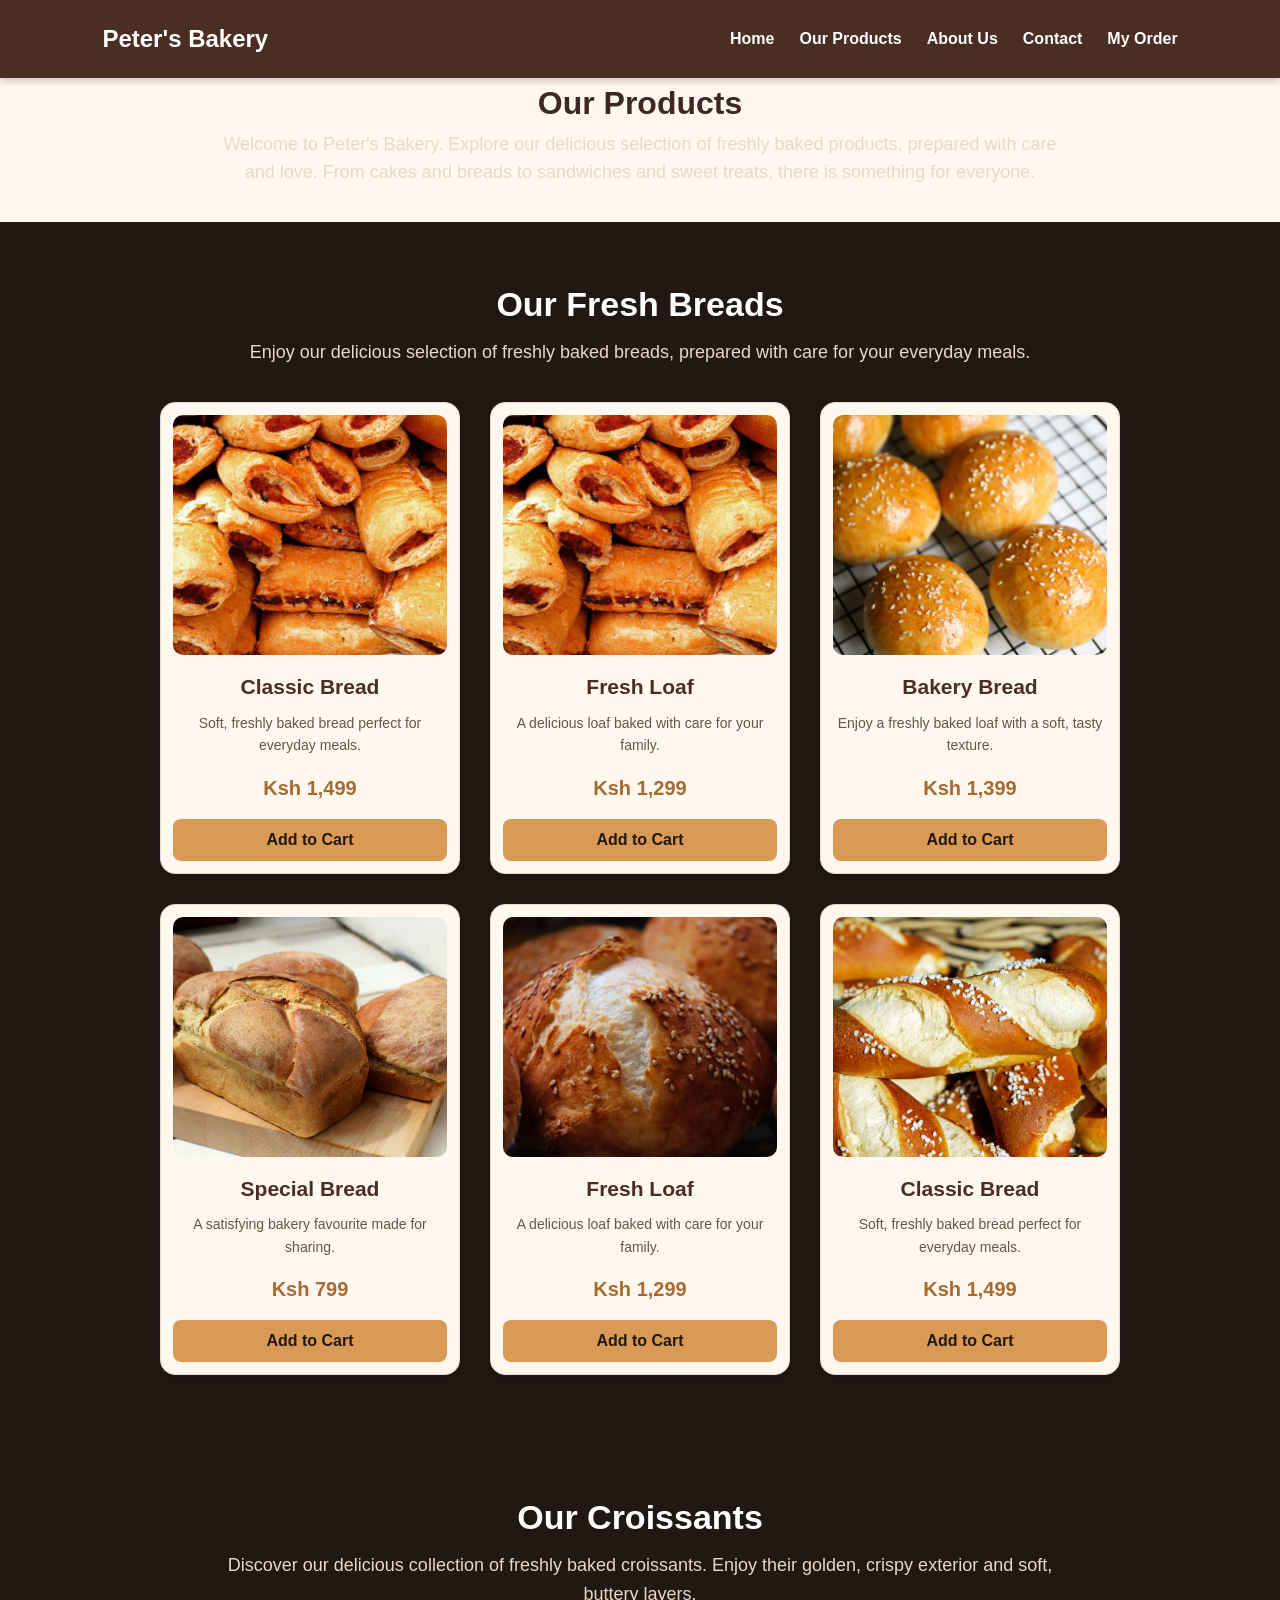
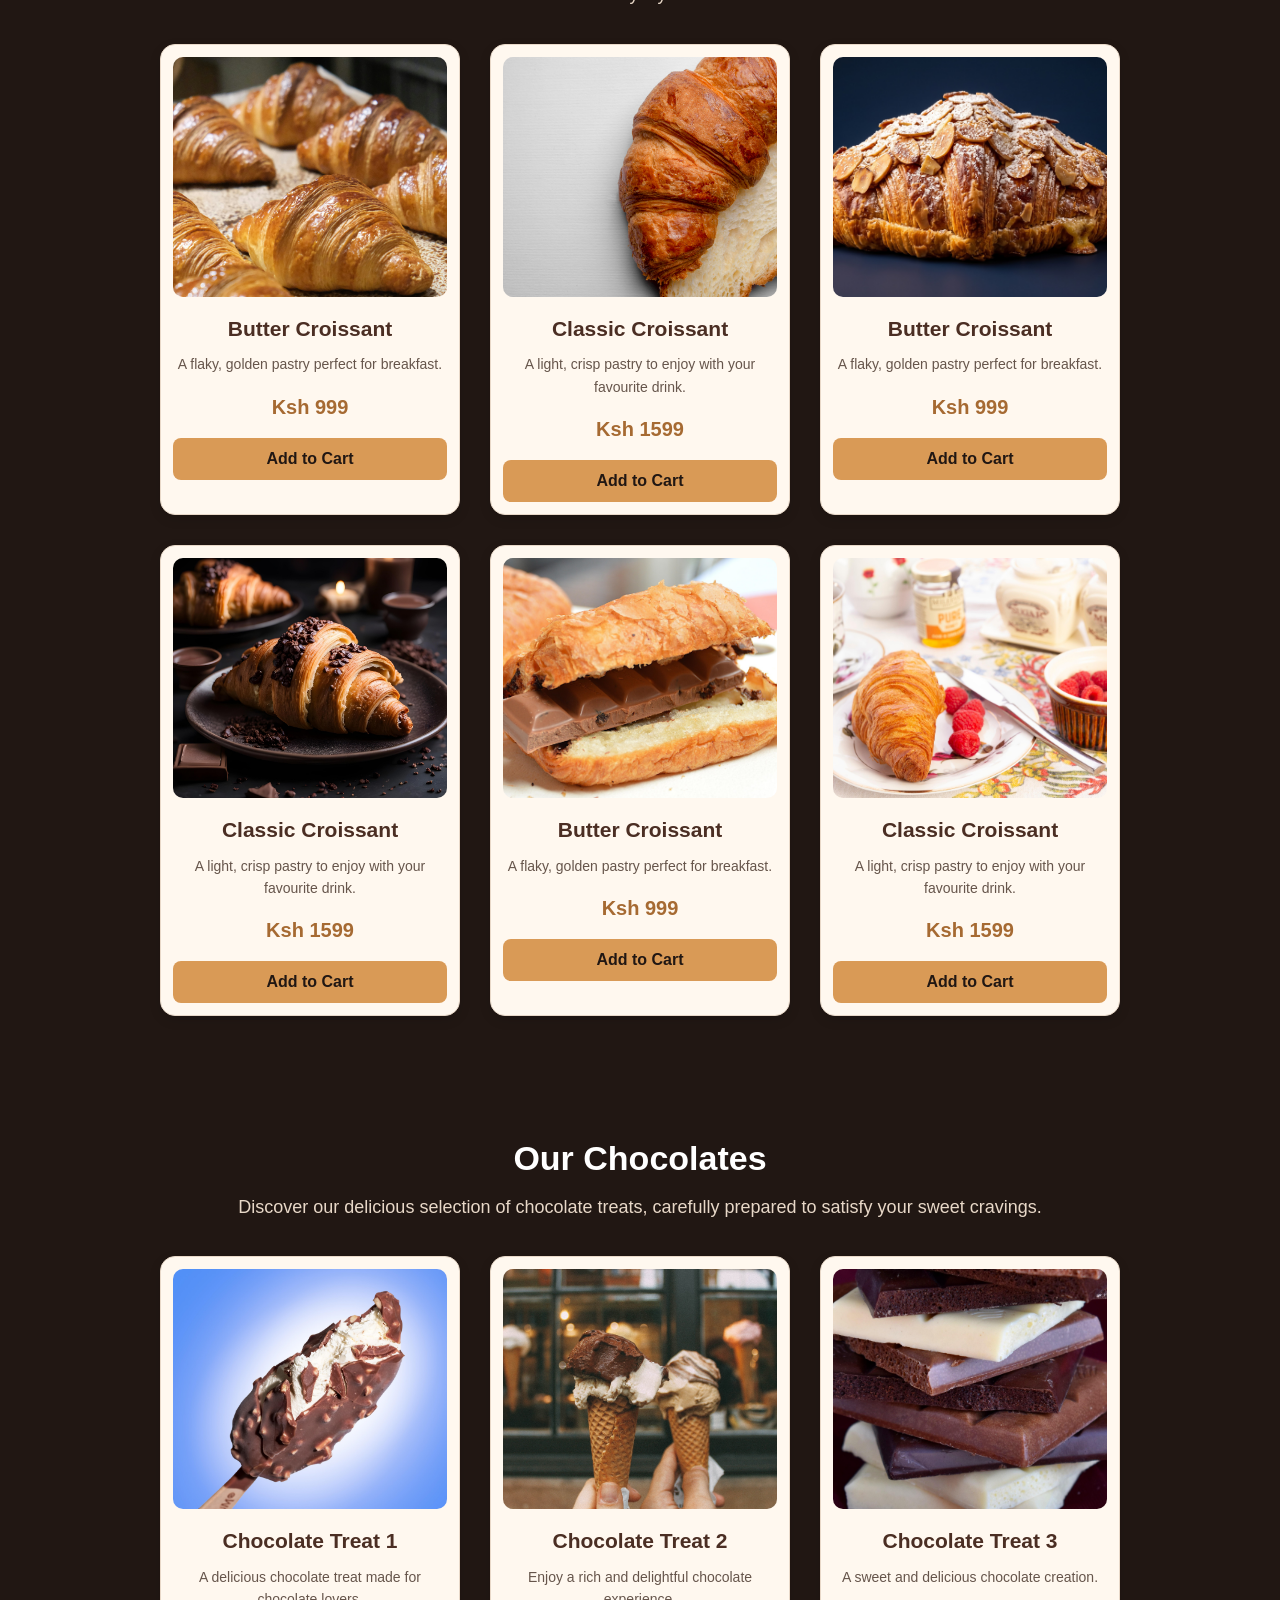
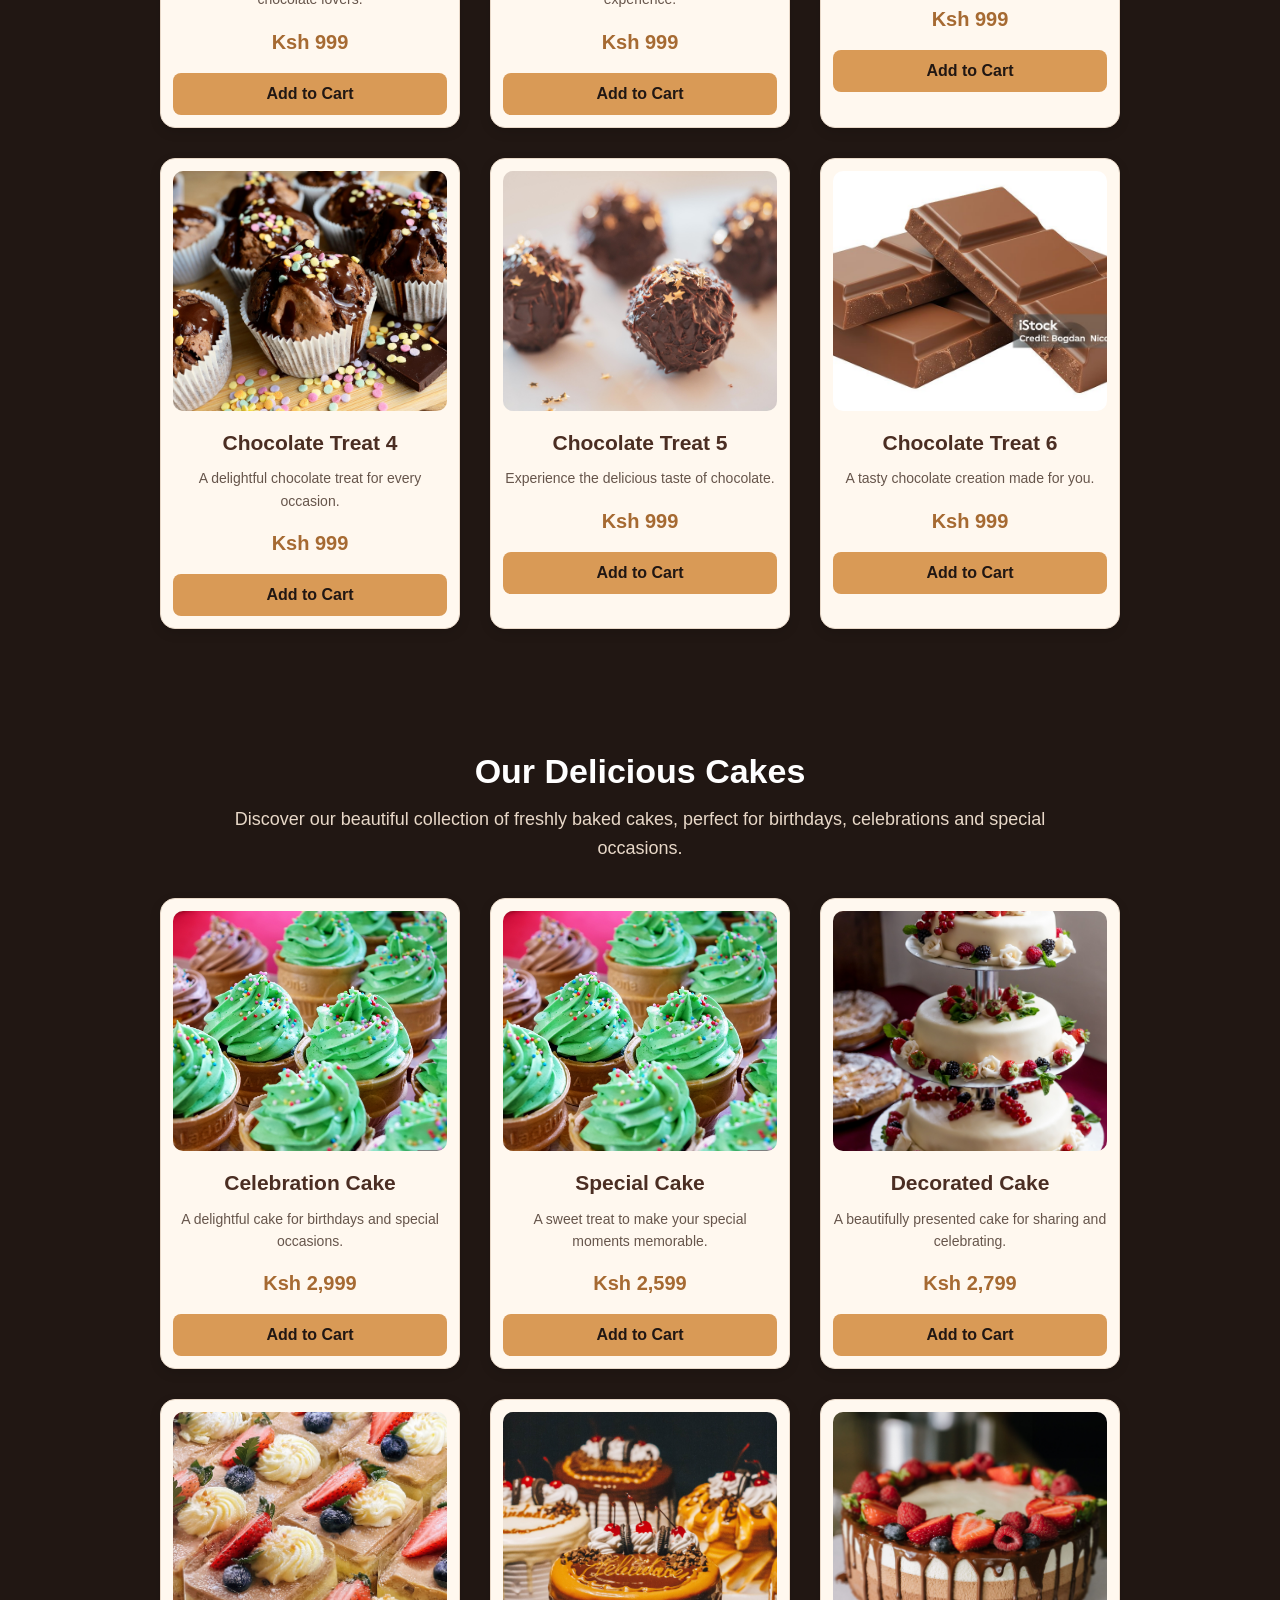
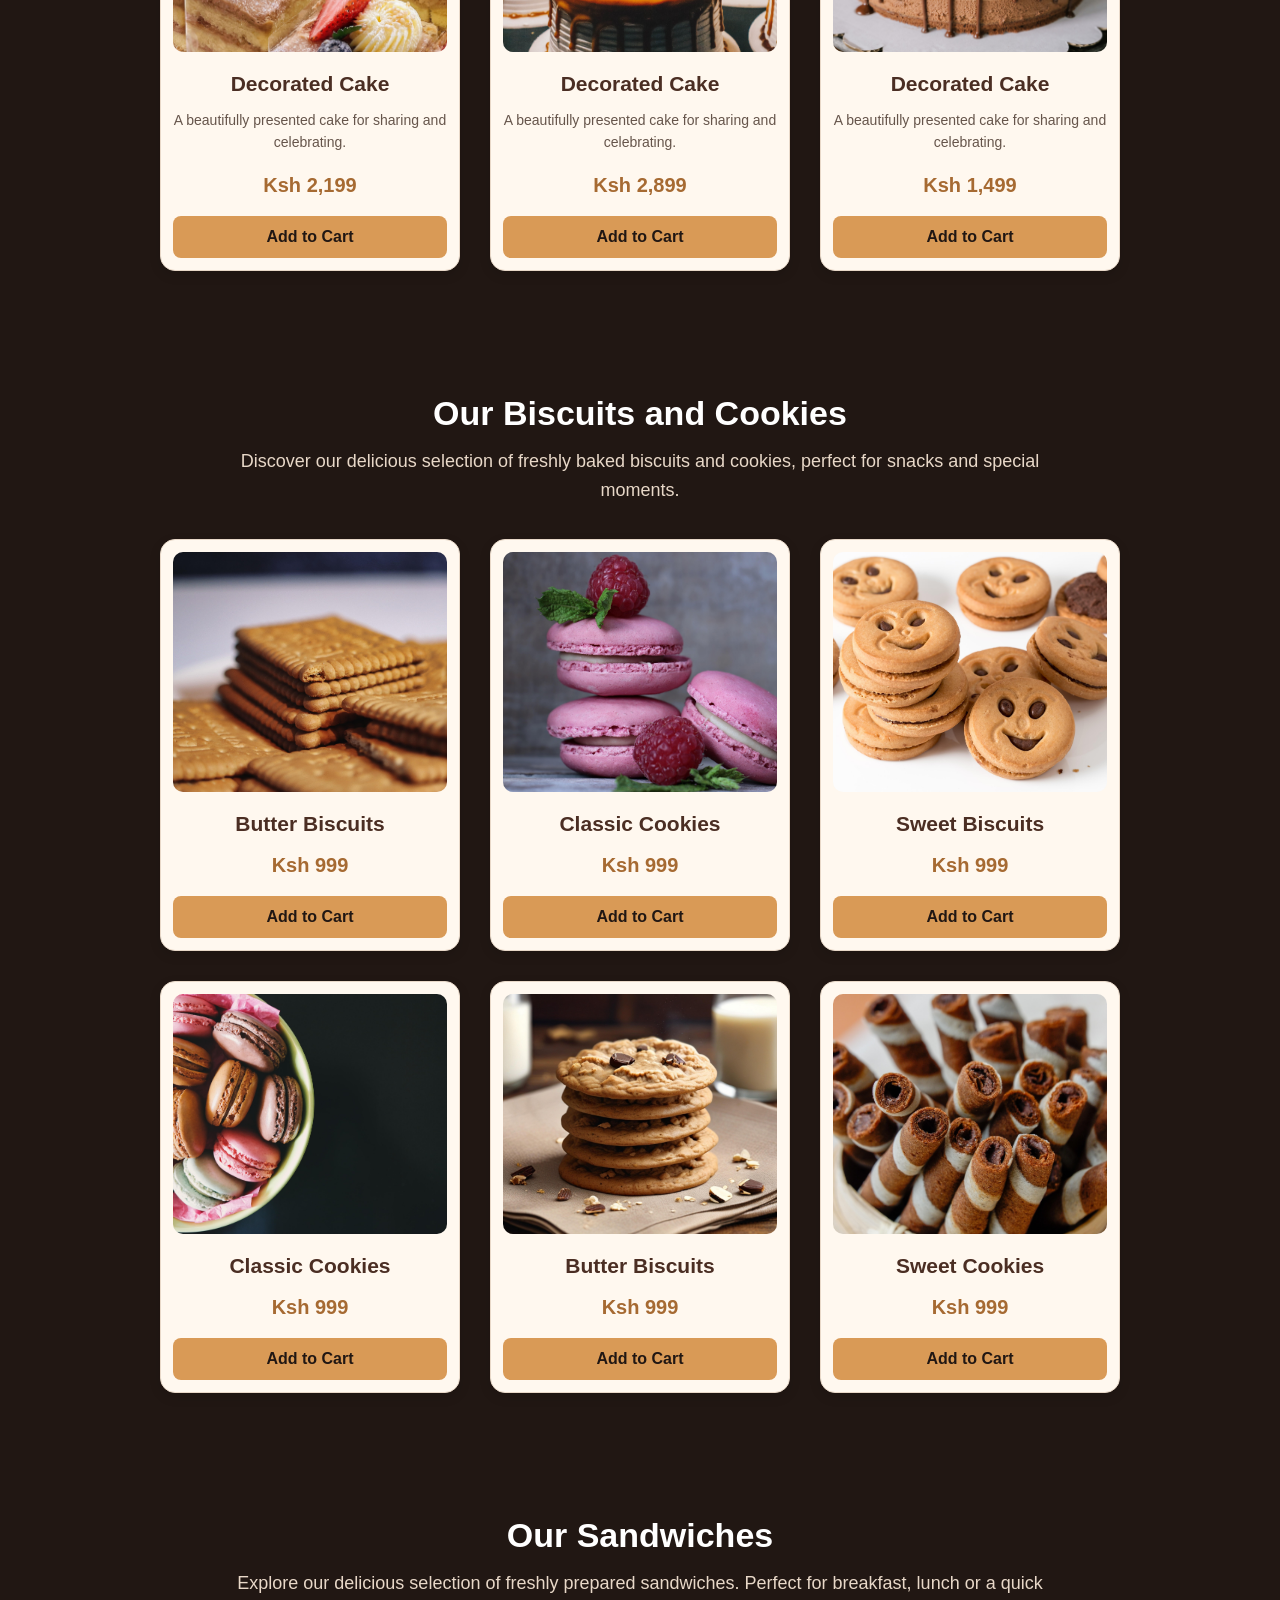
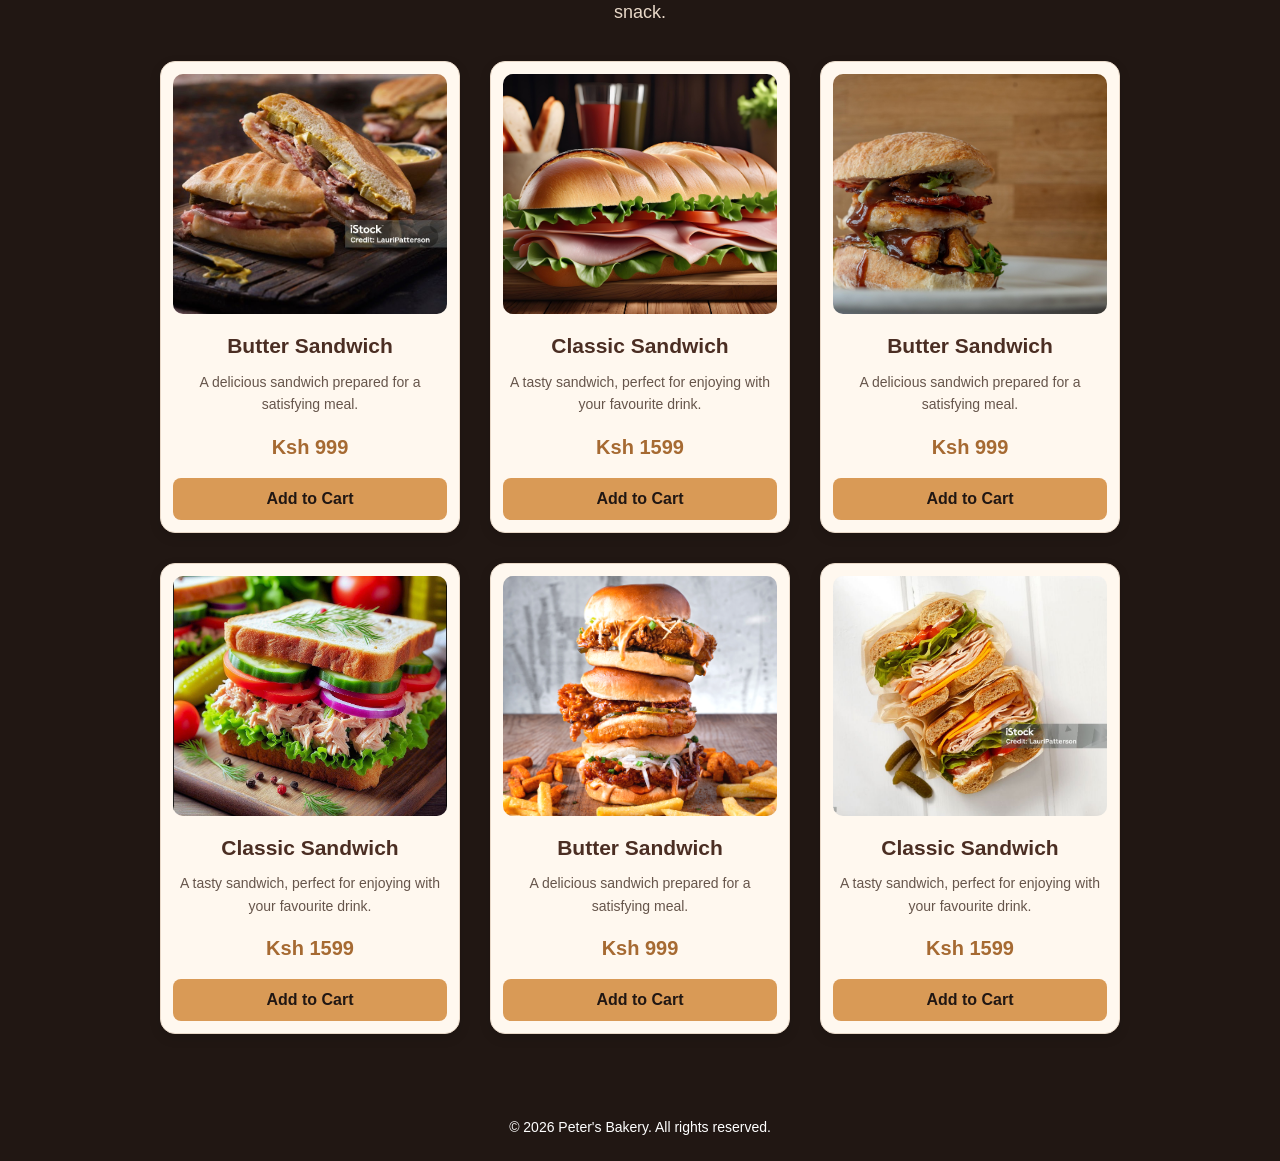
<file: products.html>
<!DOCTYPE html>
<html lang="en">

<head>
    <meta charset="UTF-8">
    <meta name="viewport" content="width=device-width, initial-scale=1.0">

    <meta name="description" content="Explore all freshly baked products at Peter's Bakery, including cakes, breads, croissants, chocolates, biscuits, cookies and sandwiches.">

    <title>Our Products | Peter's Bakery</title>

    <link rel="stylesheet" href="./style.css">
</head>

<body>

    <!-- Navigation Bar -->
    <nav class="navbar" aria-label="Main navigation">

        <a href="./index.html" class="logo">Peter's Bakery</a>

        <ul class="nav-links">
            <li><a href="./index.html">Home</a></li>
            <li><a href="./products.html" aria-current="page">Our Products</a></li>
            <li><a href="./about_us.html">About Us</a></li>
            <li><a href="./index.html#contact">Contact</a></li>
            <li><a href="./my_order.html">My Order</a></li>
        </ul>

    </nav>


    <main>

        <!-- Page Introduction -->
        <header class="products-intro">
            <h1>Our Products</h1>

            <p>
                Welcome to Peter's Bakery. Explore our delicious selection
                of freshly baked products, prepared with care and love.
                From cakes and breads to sandwiches and sweet treats,
                there is something for everyone.
            </p>
        </header>


        <!-- ================================= -->
        <!-- BREADS SECTION -->
        <!-- ================================= -->

        <section id="breads" class="products-section">

            <header class="products-intro">
                <h2>Our Fresh Breads</h2>

                <p>
                    Enjoy our delicious selection of freshly baked breads,
                    prepared with care for your everyday meals.
                </p>
            </header>

            <div class="products_container">

                <article class="product_card">
                    <img src="./images/bread1.jpg" alt="Classic bakery bread" loading="lazy">
                    <h3>Classic Bread</h3>
                    <p>Soft, freshly baked bread perfect for everyday meals.</p>
                    <span>Ksh 1,499</span>
                    <button type="button">Add to Cart</button>
                </article>

                <article class="product_card">
                    <img src="./images/bread1.jpg" alt="Fresh loaf of bread" loading="lazy">
                    <h3>Fresh Loaf</h3>
                    <p>A delicious loaf baked with care for your family.</p>
                    <span>Ksh 1,299</span>
                    <button type="button">Add to Cart</button>
                </article>

                <article class="product_card">
                    <img src="./images/bread2.jpg" alt="Bakery bread selection" loading="lazy">
                    <h3>Bakery Bread</h3>
                    <p>Enjoy a freshly baked loaf with a soft, tasty texture.</p>
                    <span>Ksh 1,399</span>
                    <button type="button">Add to Cart</button>
                </article>

                <article class="product_card">
                    <img src="./images/bread3.jpg" alt="Freshly baked bread" loading="lazy">
                    <h3>Special Bread</h3>
                    <p>A satisfying bakery favourite made for sharing.</p>
                    <span>Ksh 799</span>
                    <button type="button">Add to Cart</button>
                </article>

                <article class="product_card">
                    <img src="./images/bread5.jpg" alt="Fresh loaf of bread" loading="lazy">
                    <h3>Fresh Loaf</h3>
                    <p>A delicious loaf baked with care for your family.</p>
                    <span>Ksh 1,299</span>
                    <button type="button">Add to Cart</button>
                </article>

                <article class="product_card">
                    <img src="./images/bread8.jpg" alt="Fresh bakery bread" loading="lazy">
                    <h3>Classic Bread</h3>
                    <p>Soft, freshly baked bread perfect for everyday meals.</p>
                    <span>Ksh 1,499</span>
                    <button type="button">Add to Cart</button>
                </article>

            </div>

        </section>


        <!-- ================================= -->
        <!-- CROISSANTS SECTION -->
        <!-- ================================= -->

        <section id="croissants" class="products-section">

            <header class="products-intro">
                <h2>Our Croissants</h2>

                <p>
                    Discover our delicious collection of freshly baked croissants.
                    Enjoy their golden, crispy exterior and soft, buttery layers.
                </p>
            </header>

            <div class="products_container">

                <article class="product_card">
                    <img src="./images/croissant1.jpg" alt="Golden butter croissant" loading="lazy">
                    <h3>Butter Croissant</h3>
                    <p>A flaky, golden pastry perfect for breakfast.</p>
                    <span>Ksh 999</span>
                    <button type="button">Add to Cart</button>
                </article>

                <article class="product_card">
                    <img src="./images/croissant2.jpg" alt="Classic freshly baked croissant" loading="lazy">
                    <h3>Classic Croissant</h3>
                    <p>A light, crisp pastry to enjoy with your favourite drink.</p>
                    <span>Ksh 1599</span>
                    <button type="button">Add to Cart</button>
                </article>

                <article class="product_card">
                    <img src="./images/croissant3.jpg" alt="Golden butter croissant" loading="lazy">
                    <h3>Butter Croissant</h3>
                    <p>A flaky, golden pastry perfect for breakfast.</p>
                    <span>Ksh 999</span>
                    <button type="button">Add to Cart</button>
                </article>

                <article class="product_card">
                    <img src="./images/croissant4.jpg" alt="Classic freshly baked croissant" loading="lazy">
                    <h3>Classic Croissant</h3>
                    <p>A light, crisp pastry to enjoy with your favourite drink.</p>
                    <span>Ksh 1599</span>
                    <button type="button">Add to Cart</button>
                </article>

                <article class="product_card">
                    <img src="./images/croissant5.jpg" alt="Golden butter croissant" loading="lazy">
                    <h3>Butter Croissant</h3>
                    <p>A flaky, golden pastry perfect for breakfast.</p>
                    <span>Ksh 999</span>
                    <button type="button">Add to Cart</button>
                </article>

                <article class="product_card">
                    <img src="./images/croissant6.jpg" alt="Classic freshly baked croissant" loading="lazy">
                    <h3>Classic Croissant</h3>
                    <p>A light, crisp pastry to enjoy with your favourite drink.</p>
                    <span>Ksh 1599</span>
                    <button type="button">Add to Cart</button>
                </article>

            </div>

        </section>


        <!-- ================================= -->
        <!-- CHOCOLATES SECTION -->
        <!-- ================================= -->

        <section id="chocolates" class="products-section">

            <header class="products-intro">
                <h2>Our Chocolates</h2>

                <p>
                    Discover our delicious selection of chocolate treats,
                    carefully prepared to satisfy your sweet cravings.
                </p>
            </header>

            <div class="products_container">

                <article class="product_card">
                    <img src="./images/chocolate1.jpg" alt="Chocolate product 1" loading="lazy">
                    <h3>Chocolate Treat 1</h3>
                    <p>A delicious chocolate treat made for chocolate lovers.</p>
                    <span>Ksh 999</span>
                    <button type="button">Add to Cart</button>
                </article>

                <article class="product_card">
                    <img src="./images/chocolate2.jpg" alt="Chocolate product 2" loading="lazy">
                    <h3>Chocolate Treat 2</h3>
                    <p>Enjoy a rich and delightful chocolate experience.</p>
                    <span>Ksh 999</span>
                    <button type="button">Add to Cart</button>
                </article>

                <article class="product_card">
                    <img src="./images/chocolate3.jpg" alt="Chocolate product 3" loading="lazy">
                    <h3>Chocolate Treat 3</h3>
                    <p>A sweet and delicious chocolate creation.</p>
                    <span>Ksh 999</span>
                    <button type="button">Add to Cart</button>
                </article>

                <article class="product_card">
                    <img src="./images/chocolate4.jpg" alt="Chocolate product 4" loading="lazy">
                    <h3>Chocolate Treat 4</h3>
                    <p>A delightful chocolate treat for every occasion.</p>
                    <span>Ksh 999</span>
                    <button type="button">Add to Cart</button>
                </article>

                <article class="product_card">
                    <img src="./images/chocolate5.jpg" alt="Chocolate product 5" loading="lazy">
                    <h3>Chocolate Treat 5</h3>
                    <p>Experience the delicious taste of chocolate.</p>
                    <span>Ksh 999</span>
                    <button type="button">Add to Cart</button>
                </article>

                <article class="product_card">
                    <img src="./images/chocolate6.jpg" alt="Chocolate product 6" loading="lazy">
                    <h3>Chocolate Treat 6</h3>
                    <p>A tasty chocolate creation made for you.</p>
                    <span>Ksh 999</span>
                    <button type="button">Add to Cart</button>
                </article>

            </div>

        </section>


        <!-- ================================= -->
        <!-- CAKES SECTION -->
        <!-- ================================= -->

        <section id="cakes" class="products-section">

            <header class="products-intro">
                <h2>Our Delicious Cakes</h2>

                <p>
                    Discover our beautiful collection of freshly baked cakes,
                    perfect for birthdays, celebrations and special occasions.
                </p>
            </header>

            <div class="products_container">

                <article class="product_card">
                    <img src="./images/cake2.jpg" alt="Celebration cake" loading="lazy">
                    <h3>Celebration Cake</h3>
                    <p>A delightful cake for birthdays and special occasions.</p>
                    <span>Ksh 2,999</span>
                    <button type="button">Add to Cart</button>
                </article>

                <article class="product_card">
                    <img src="./images/cake2.jpg" alt="Special decorated cake" loading="lazy">
                    <h3>Special Cake</h3>
                    <p>A sweet treat to make your special moments memorable.</p>
                    <span>Ksh 2,599</span>
                    <button type="button">Add to Cart</button>
                </article>

                <article class="product_card">
                    <img src="./images/cakes3.jpg" alt="Decorated cake" loading="lazy">
                    <h3>Decorated Cake</h3>
                    <p>A beautifully presented cake for sharing and celebrating.</p>
                    <span>Ksh 2,799</span>
                    <button type="button">Add to Cart</button>
                </article>

                <article class="product_card">
                    <img src="./images/cake6.jpg" alt="Decorated cake" loading="lazy">
                    <h3>Decorated Cake</h3>
                    <p>A beautifully presented cake for sharing and celebrating.</p>
                    <span>Ksh 2,199</span>
                    <button type="button">Add to Cart</button>
                </article>

                <article class="product_card">
                    <img src="./images/cake7.jpg" alt="Decorated cake" loading="lazy">
                    <h3>Decorated Cake</h3>
                    <p>A beautifully presented cake for sharing and celebrating.</p>
                    <span>Ksh 2,899</span>
                    <button type="button">Add to Cart</button>
                </article>

                <article class="product_card">
                    <img src="./images/cake8.jpg" alt="Decorated cake" loading="lazy">
                    <h3>Decorated Cake</h3>
                    <p>A beautifully presented cake for sharing and celebrating.</p>
                    <span>Ksh 1,499</span>
                    <button type="button">Add to Cart</button>
                </article>

            </div>

        </section>


        <!-- ================================= -->
        <!-- BISCUITS AND COOKIES SECTION -->
        <!-- ================================= -->

        <section id="biscuits-cookies" class="products-section">

            <header class="products-intro">
                <h2>Our Biscuits and Cookies</h2>

                <p>
                    Discover our delicious selection of freshly baked
                    biscuits and cookies, perfect for snacks and
                    special moments.
                </p>
            </header>

            <div class="products_container">

                <article class="product_card">
                    <img src="./images/biscuit1.jpg" alt="Butter biscuits" loading="lazy">
                    <h3>Butter Biscuits</h3>
                    <span>Ksh 999</span>
                    <button type="button">Add to Cart</button>
                </article>

                <article class="product_card">
                    <img src="./images/biscuit2.jpg" alt="Classic cookies" loading="lazy">
                    <h3>Classic Cookies</h3>
                    <span>Ksh 999</span>
                    <button type="button">Add to Cart</button>
                </article>

                <article class="product_card">
                    <img src="./images/biscuit3.jpg" alt="Sweet biscuits" loading="lazy">
                    <h3>Sweet Biscuits</h3>
                    <span>Ksh 999</span>
                    <button type="button">Add to Cart</button>
                </article>

                <article class="product_card">
                    <img src="./images/biscuit4.jpg" alt="Classic cookies" loading="lazy">
                    <h3>Classic Cookies</h3>
                    <span>Ksh 999</span>
                    <button type="button">Add to Cart</button>
                </article>

                <article class="product_card">
                    <img src="./images/biscuit5.jpg" alt="Butter biscuits" loading="lazy">
                    <h3>Butter Biscuits</h3>
                    <span>Ksh 999</span>
                    <button type="button">Add to Cart</button>
                </article>

                <article class="product_card">
                    <img src="./images/biscuit6.jpg" alt="Sweet cookies" loading="lazy">
                    <h3>Sweet Cookies</h3>
                    <span>Ksh 999</span>
                    <button type="button">Add to Cart</button>
                </article>

            </div>

        </section>


        <!-- ================================= -->
        <!-- SANDWICHES SECTION -->
        <!-- ================================= -->

        <section id="sandwiches" class="products-section">

            <header class="products-intro">
                <h2>Our Sandwiches</h2>

                <p>
                    Explore our delicious selection of freshly prepared sandwiches.
                    Perfect for breakfast, lunch or a quick snack.
                </p>
            </header>

            <div class="products_container">

                <article class="product_card">
                    <img src="./images/sandwich1.jpg" alt="Freshly prepared sandwich" loading="lazy">
                    <h3>Butter Sandwich</h3>
                    <p>A delicious sandwich prepared for a satisfying meal.</p>
                    <span>Ksh 999</span>
                    <button type="button">Add to Cart</button>
                </article>

                <article class="product_card">
                    <img src="./images/sandwich2.jpg" alt="Fresh sandwich" loading="lazy">
                    <h3>Classic Sandwich</h3>
                    <p>A tasty sandwich, perfect for enjoying with your favourite drink.</p>
                    <span>Ksh 1599</span>
                    <button type="button">Add to Cart</button>
                </article>

                <article class="product_card">
                    <img src="./images/sandwich3.jpg" alt="Freshly prepared sandwich" loading="lazy">
                    <h3>Butter Sandwich</h3>
                    <p>A delicious sandwich prepared for a satisfying meal.</p>
                    <span>Ksh 999</span>
                    <button type="button">Add to Cart</button>
                </article>

                <article class="product_card">
                    <img src="./images/sandwich4.jpg" alt="Fresh sandwich" loading="lazy">
                    <h3>Classic Sandwich</h3>
                    <p>A tasty sandwich, perfect for enjoying with your favourite drink.</p>
                    <span>Ksh 1599</span>
                    <button type="button">Add to Cart</button>
                </article>

                <article class="product_card">
                    <img src="./images/sandwich5.png" alt="Freshly prepared sandwich" loading="lazy">
                    <h3>Butter Sandwich</h3>
                    <p>A delicious sandwich prepared for a satisfying meal.</p>
                    <span>Ksh 999</span>
                    <button type="button">Add to Cart</button>
                </article>

                <article class="product_card">
                    <img src="./images/sandwich6.jpg" alt="Fresh sandwich" loading="lazy">
                    <h3>Classic Sandwich</h3>
                    <p>A tasty sandwich, perfect for enjoying with your favourite drink.</p>
                    <span>Ksh 1599</span>
                    <button type="button">Add to Cart</button>
                </article>

            </div>

        </section>

    </main>


    <!-- Footer -->
    <footer class="footer">
        <p>&copy; 2026 Peter's Bakery. All rights reserved.</p>
    </footer>

    <!-- JavaScript -->
    <script src="./script.js"></script>


</body>
</html>
</file>
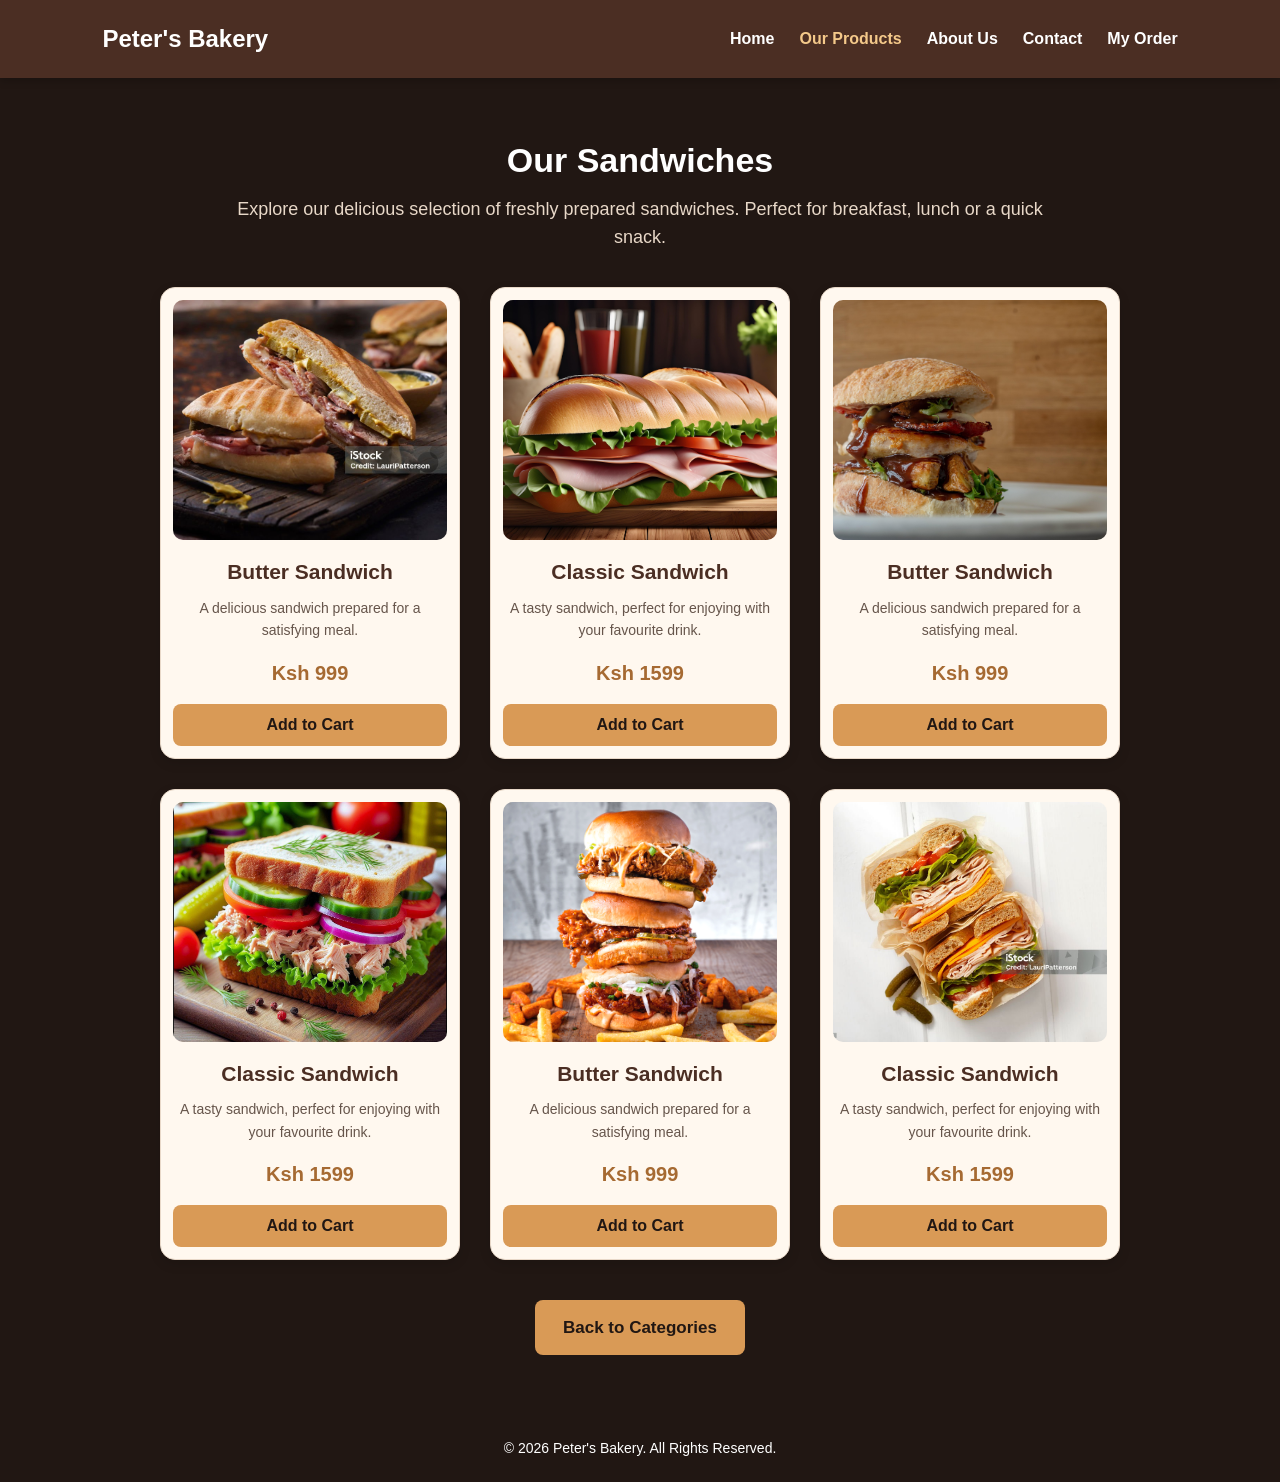
<file: sandwiches.html>
<!DOCTYPE html>
<html lang="en">

<head>
    <meta charset="UTF-8">
    <meta name="viewport" content="width=device-width, initial-scale=1.0">

    <meta name="description" content="Discover freshly prepared sandwiches at Peter's Bakery. Enjoy delicious sandwiches for breakfast, lunch or a quick snack.">

    <title>Sandwiches | Peter's Bakery</title>

    <link rel="stylesheet" href="./style.css">
</head>

<body>

    <!-- Navigation Bar -->
    <nav class="navbar" aria-label="Main navigation">

        <a href="./index.html" class="logo">
            Peter's Bakery
        </a>

        <ul class="nav-links">

            <li>
                <a href="./index.html">Home</a>
            </li>

            <li>
                <a href="./products.html" class="active" aria-current="page">
                    Our Products
                </a>
            </li>

            <li>
                <a href="./about_us.html">About Us</a>
            </li>

            <li>
                <a href="./index.html#contact">Contact</a>
            </li>

            <li>
                <a href="./my_order.html">My Order</a>
            </li>

        </ul>

    </nav>


    <main>

        <!-- Sandwich Products Section -->
        <section id="products_section">

            <!-- Section Introduction -->
            <header class="products-intro">

                <h1>Our Sandwiches</h1>

                <p>
                    Explore our delicious selection of freshly prepared sandwiches.
                    Perfect for breakfast, lunch or a quick snack.
                </p>

            </header>


            <!-- Products Container -->
            <div class="products_container">


                <!-- Sandwich 1 -->
                <article class="product_card">

                    <img
                        src="./images/sandwich1.jpg"
                        alt="Freshly prepared sandwich"
                        loading="lazy"
                    >

                    <h3>Butter Sandwich</h3>

                    <p>
                        A delicious sandwich prepared for a satisfying meal.
                    </p>

                    <span>Ksh 999</span>

                    <button type="button">Add to Cart</button>

                </article>


                <!-- Sandwich 2 -->
                <article class="product_card">

                    <img
                        src="./images/sandwich2.jpg"
                        alt="Fresh sandwich"
                        loading="lazy"
                    >

                    <h3>Classic Sandwich</h3>

                    <p>
                        A tasty sandwich, perfect for enjoying with your favourite drink.
                    </p>

                    <span>Ksh 1599</span>

                    <button type="button">Add to Cart</button>

                </article>


                <!-- Sandwich 3 -->
                <article class="product_card">

                    <img
                        src="./images/sandwich3.jpg"
                        alt="Freshly prepared sandwich"
                        loading="lazy"
                    >

                    <h3>Butter Sandwich</h3>

                    <p>
                        A delicious sandwich prepared for a satisfying meal.
                    </p>

                    <span>Ksh 999</span>

                    <button type="button">Add to Cart</button>

                </article>


                <!-- Sandwich 4 -->
                <article class="product_card">

                    <img
                        src="./images/sandwich4.jpg"
                        alt="Fresh sandwich"
                        loading="lazy"
                    >

                    <h3>Classic Sandwich</h3>

                    <p>
                        A tasty sandwich, perfect for enjoying with your favourite drink.
                    </p>

                    <span>Ksh 1599</span>

                    <button type="button">Add to Cart</button>

                </article>


                <!-- Sandwich 5 -->
                <article class="product_card">

                    <img
                        src="./images/sandwich5.png"
                        alt="Freshly prepared sandwich"
                        loading="lazy"
                    >

                    <h3>Butter Sandwich</h3>

                    <p>
                        A delicious sandwich prepared for a satisfying meal.
                    </p>

                    <span>Ksh 999</span>

                    <button type="button">Add to Cart</button>

                </article>


                <!-- Sandwich 6 -->
                <article class="product_card">

                    <img
                        src="./images/sandwich6.jpg"
                        alt="Fresh sandwich"
                        loading="lazy"
                    >

                    <h3>Classic Sandwich</h3>

                    <p>
                        A tasty sandwich, perfect for enjoying with your favourite drink.
                    </p>

                    <span>Ksh 1599</span>

                    <button type="button">Add to Cart</button>

                </article>


            </div>


            <!-- Back to Categories -->
            <div class="all-products-button">

                <a href="./index.html#categories_section">
                    Back to Categories
                </a>

            </div>

        </section>

    </main>


    <!-- Footer -->
    <footer class="footer">

        <p>
            &copy; 2026 Peter's Bakery. All Rights Reserved.
        </p>

    </footer>

    <!-- JavaScript -->
    <script src="./script.js"></script>

</body>

</html>
</file>
<file: style.css>
/* =========================================================
   PETER'S BAKERY
   COMPLETE WEBSITE STYLESHEET
   ========================================================= */


/* =========================================================
   1. COLOUR PALETTE AND GENERAL STYLES
   ========================================================= */

:root {
    --dark-chocolate: #211713;
    --deep-brown: #4B2E23;
    --cream: #FFF8EF;
    --caramel: #D99A56;
    --caramel-dark: #B97935;
    --gold-light: #F4C98A;
    --beige: #F2E4D3;
    --pale-beige: #E8D8C8;

    --text-dark: #3B2922;
    --text-medium: #66554B;
    --text-light: #FFFFFF;
}

/* Reset */

* {
    margin: 0;
    padding: 0;
    box-sizing: border-box;
}

html {
    scroll-behavior: smooth;
    scroll-padding-top: 90px;
}

body {
    font-family: Arial, sans-serif;
    background-color: var(--cream);
    color: var(--text-dark);
    line-height: 1.6;
}

img {
    max-width: 100%;
    height: auto;
}

a {
    transition: color 0.3s ease,
                background-color 0.3s ease,
                transform 0.3s ease;
}

button {
    font-family: inherit;
    cursor: pointer;
}


/* =========================================================
   2. NAVIGATION BAR
   ========================================================= */

.navbar {
    display: flex;
    justify-content: space-between;
    align-items: center;
    gap: 25px;

    padding: 20px 8%;

    background-color: var(--deep-brown);

    position: sticky;
    top: 0;
    z-index: 1000;

    box-shadow: 0 3px 8px rgba(0, 0, 0, 0.2);
}

/* Bakery Logo */

.logo {
    font-size: 24px;
    font-weight: bold;
    color: var(--text-light);
    text-decoration: none;
    white-space: nowrap;
}

.logo:hover {
    color: var(--gold-light);
}

/* Navigation Links */

.nav-links {
    display: flex;
    align-items: center;
    flex-wrap: wrap;
    justify-content: center;
    gap: 25px;

    list-style: none;
}

.nav-links a {
    color: var(--text-light);
    font-size: 16px;
    font-weight: bold;
    text-decoration: none;
}

.nav-links a:hover,
.nav-links a.active {
    color: var(--gold-light);
}


/* =========================================================
   3. HOME SECTION
   ========================================================= */

#home {
    position: relative;

    min-height: 85vh;
    padding: 60px 8%;

    display: flex;
    justify-content: center;
    align-items: center;

    overflow: hidden;

    color: var(--text-light);
    text-align: center;
}

/* Background Video */

.background-video {
    position: absolute;
    top: 0;
    left: 0;

    width: 100%;
    height: 100%;

    object-fit: cover;
    object-position: center;

    z-index: 0;
}

/* Dark Overlay */

#home::before {
    content: "";

    position: absolute;
    inset: 0;

    background-color: rgba(0, 0, 0, 0.55);

    z-index: 1;
}

/* Home Content */

.home-content {
    position: relative;
    z-index: 2;

    max-width: 900px;
    margin: 0 auto;
}

/* Welcome Text */

#home .welcome-text {
    font-size: 15px;
    font-weight: bold;
    letter-spacing: 3px;

    color: var(--gold-light);

    margin-bottom: 20px;
}

/* Main Heading */

#home h1 {
    font-size: 42px;
    line-height: 1.2;

    color: var(--text-light);

    margin-bottom: 15px;

    text-shadow: 2px 2px 5px rgba(0, 0, 0, 0.6);
}

/* Subtitle */

#home h2 {
    font-size: 26px;
    color: var(--gold-light);

    margin: 20px 0;
}

/* Description Paragraphs */

#home .home-content > p:not(.welcome-text):not(.home-slogan) {
    max-width: 800px;
    margin: 15px auto;

    font-size: 18px;
    line-height: 1.8;

    color: var(--text-light);
}

/* Home Buttons Container */

.home-buttons {
    margin-top: 30px;
}

/* Both Home Buttons */

.home-buttons a {
    display: inline-block;

    padding: 14px 28px;
    margin: 5px;

    text-decoration: none;
    font-size: 17px;
    font-weight: bold;

    border-radius: 8px;

    transition: background-color 0.3s ease,
                transform 0.3s ease;
}

.home-buttons a:hover {
    transform: translateY(-3px);
}

/* Explore Menu Button */

.menu-button {
    background-color: var(--caramel);
    color: var(--dark-chocolate);
}

.menu-button:hover {
    background-color: var(--caramel-dark);
}

/* Contact Button */

.contact-button {
    background-color: transparent;
    color: var(--text-light);

    border: 2px solid var(--text-light);
}

.contact-button:hover {
    background-color: var(--deep-brown);
}

/* Closing Slogan */

#home .home-slogan {
    margin-top: 30px;

    font-size: 18px;
    font-style: italic;

    color: var(--gold-light);
}


/* =========================================================
   4. CATEGORIES SECTION
   ========================================================= */

#categories_section {
    padding: 60px 5%;

    background-color: var(--dark-chocolate);
    color: var(--text-light);
}

/* Categories Heading */

#categories_section > h2 {
    text-align: center;

    font-size: 34px;
    color: var(--text-light);

    margin-bottom: 12px;
}

/* Categories Introduction */

.categories-intro {
    max-width: 800px;
    margin: 0 auto 35px;

    text-align: center;

    font-size: 18px;
    line-height: 1.6;

    color: var(--pale-beige);
}

/* Categories Container */

.categories-container {
    display: flex;
    flex-wrap: wrap;

    justify-content: center;
    align-items: stretch;

    gap: 30px;

    max-width: 1400px;
    margin: 0 auto;
}

/* Individual Category Card */

.category-card {
    width: 300px;
    box-sizing: border-box;

    background-color: var(--cream);
    color: var(--deep-brown);

    border: 1px solid var(--pale-beige);
    border-radius: 15px;

    padding: 12px;

    text-align: center;

    box-shadow: 0 4px 12px rgba(0, 0, 0, 0.12);

    overflow: hidden;

    transition: transform 0.3s ease,
                box-shadow 0.3s ease;
}

/* Category Image */

.category-card img {
    display: block;

    width: 100%;
    height: 220px;

    object-fit: cover;
    object-position: center;

    border-radius: 10px;
}

/* Category Name */

.category-card h3 {
    color: var(--deep-brown);

    font-size: 21px;
    margin: 15px 0 8px;
}

/* Category Description */

.category-card p {
    color: var(--text-medium);

    font-size: 14px;
    line-height: 1.6;

    margin-bottom: 15px;
}

/* Category Button */

.category-button {
    display: inline-block;
    width: 100%;

    padding: 12px;

    background-color: var(--caramel);
    color: var(--dark-chocolate);

    text-decoration: none;
    font-size: 16px;
    font-weight: bold;

    border-radius: 8px;

    transition: background-color 0.3s ease;
}

.category-button:hover {
    background-color: var(--caramel-dark);
}

/* Category Card Hover */

.category-card:hover {
    transform: translateY(-5px);

    box-shadow: 0 8px 20px rgba(0, 0, 0, 0.18);
}

/* View All Products Button */

.all-products-button {
    text-align: center;
    margin-top: 40px;
}

.all-products-button a {
    display: inline-block;

    padding: 14px 28px;

    background-color: var(--caramel);
    color: var(--dark-chocolate);

    text-decoration: none;
    font-size: 17px;
    font-weight: bold;

    border-radius: 8px;

    transition: background-color 0.3s ease;
}

.all-products-button a:hover {
    background-color: var(--caramel-dark);
}


/* =========================================================
   5. PRODUCTS SECTION
   For products.html and category pages
   ========================================================= */

#products_section,
.products-section {
    padding: 60px 5%;

    background-color: var(--dark-chocolate);
    color: var(--cream);
}

/* Product Section Headings */

#products_section h1,
#products_section h2,
.products-section h1,
.products-section h2 {
    text-align: center;

    font-size: 34px;
    line-height: 1.3;

    color: var(--text-light);

    margin: 0 0 12px;
    font-weight: bold;
}

/* Product Introduction */

.products-intro {
    max-width: 850px;
    margin: 0 auto 35px;

    text-align: center;
}

.products-intro p {
    font-size: 18px;
    line-height: 1.6;

    color: var(--pale-beige);
}

/* Products Container */

.products_container {
    display: flex;
    flex-wrap: wrap;

    justify-content: center;
    align-items: stretch;

    gap: 30px;

    max-width: 1400px;
    margin: 0 auto;
}

/* Individual Product Card */

.product_card {
    width: 300px;
    box-sizing: border-box;

    background-color: var(--cream);
    color: var(--deep-brown);

    border: 1px solid var(--pale-beige);
    border-radius: 15px;

    padding: 12px;

    text-align: center;

    box-shadow: 0 4px 12px rgba(0, 0, 0, 0.12);

    overflow: hidden;

    transition: transform 0.3s ease,
                box-shadow 0.3s ease;

    font-family: Arial, sans-serif;
}

/* Product Image */

.product_card img {
    display: block;

    width: 100%;
    height: 240px;

    object-fit: cover;
    object-position: center;

    border-radius: 10px;
}

/* Product Name */

.product_card h3 {
    color: var(--deep-brown);

    font-size: 21px;
    margin: 15px 0 8px;
}

/* Product Description */

.product_card p {
    color: var(--text-medium);

    font-size: 14px;
    line-height: 1.6;

    margin: 0 0 15px;
}

/* Product Price */

.product_card span {
    display: block;

    color: #A66A32;

    font-size: 20px;
    font-weight: bold;

    margin-bottom: 15px;
}

/* Add to Cart Button */

.product_card button {
    width: 100%;
    padding: 12px;

    background-color: var(--caramel);
    color: var(--dark-chocolate);

    border: none;
    border-radius: 8px;

    font-size: 16px;
    font-weight: bold;

    cursor: pointer;

    transition: background-color 0.3s ease;
}

.product_card button:hover {
    background-color: var(--caramel-dark);
}

/* Product Card Hover */

.product_card:hover {
    transform: translateY(-5px);

    box-shadow: 0 8px 20px rgba(0, 0, 0, 0.18);
}


/* =========================================================
   6. ABOUT US PAGE
   For about_us.html
   ========================================================= */

/* About Hero */

.about-hero {
    padding: 65px 8%;

    background-color: var(--dark-chocolate);
    color: var(--text-light);

    text-align: center;
}

.about-hero h1 {
    font-size: 38px;
    color: var(--text-light);

    margin-bottom: 10px;
}

.about-hero p {
    font-size: 18px;
    font-style: italic;

    color: var(--gold-light);
}

/* Main About Section */

#about_us {
    padding: 65px 8%;

    background-color: var(--cream);
    color: var(--text-dark);

    text-align: center;
}

/* Introduction Container */

.about-introduction {
    display: flex;
    justify-content: center;
    align-items: center;

    gap: 45px;

    max-width: 1200px;
    margin: 0 auto 55px;
}

/* About Image */

.about-image {
    flex: 1;
    min-width: 0;
}

.about-image img {
    display: block;

    width: 100%;
    height: 350px;

    object-fit: cover;
    object-position: center;

    border-radius: 15px;

    box-shadow: 0 5px 15px rgba(0, 0, 0, 0.15);
}

/* Introduction Text */

#about_us .about-intro {
    flex: 1;
    min-width: 0;

    margin: 0;

    text-align: left;

    font-size: 17px;
    line-height: 1.9;

    color: var(--text-medium);
}

.about-intro p {
    margin-bottom: 18px;
}

/* Mission and Why Choose Us Container */

.about-features {
    display: flex;
    justify-content: center;
    align-items: stretch;

    gap: 30px;

    max-width: 1100px;
    margin: 0 auto;
}

/* Mission and Why Choose Us Cards */

#about_us .about-mission,
#about_us .about-why {
    flex: 1;

    max-width: none;
    margin: 0;

    padding: 30px;

    background-color: var(--beige);

    border: 1px solid var(--pale-beige);
    border-radius: 15px;

    text-align: center;

    box-shadow: 0 4px 12px rgba(0, 0, 0, 0.08);
}

/* About Subheadings */

#about_us h3 {
    font-size: 25px;

    color: var(--deep-brown);

    margin: 0 0 18px;
}

/* Mission Paragraph */

#about_us .about-mission p {
    max-width: 750px;
    margin: 0 auto;

    font-size: 17px;
    line-height: 1.8;

    color: var(--text-medium);
}

/* Why Choose Us List */

#about_us .about-why ul {
    max-width: 750px;

    margin: 0 auto;
    padding-left: 22px;

    text-align: left;
}

#about_us .about-why li {
    font-size: 16px;
    line-height: 1.8;

    margin-bottom: 12px;

    color: var(--text-medium);
}

#about_us .about-why li strong {
    color: var(--deep-brown);
}

/* Closing Message */

#about_us .about-closing {
    max-width: 800px;

    margin: 45px auto 0;

    font-size: 18px;
    font-style: italic;
    line-height: 1.8;

    color: #A66A32;
}


/* =========================================================
   7. CONTACT SECTION
   ========================================================= */

#contact {
    padding: 60px 8%;

    background-color: var(--dark-chocolate);
    color: var(--text-light);

    text-align: center;
}

/* Contact Heading */

#contact h2 {
    font-size: 34px;
    color: var(--text-light);

    margin-bottom: 20px;
}

/* Contact Introduction */

#contact .contact-intro {
    max-width: 800px;
    margin: 0 auto 35px;

    font-size: 17px;
    line-height: 1.8;

    color: var(--pale-beige);
}

/* Contact Container */

.contact-container {
    display: flex;

    justify-content: center;
    align-items: stretch;

    gap: 30px;

    max-width: 900px;
    margin: 0 auto;
}

/* Contact Information and Opening Hours */

.contact-info,
.opening-hours {
    flex: 1;

    padding: 25px;

    background-color: var(--cream);
    color: var(--text-dark);

    border-radius: 12px;

    box-shadow: 0 4px 12px rgba(0, 0, 0, 0.10);
}

/* Contact Subheadings */

#contact h3 {
    font-size: 24px;
    color: var(--deep-brown);

    margin-top: 0;
    margin-bottom: 20px;
}

/* Contact Paragraphs */

#contact p {
    font-size: 16px;
    line-height: 1.8;

    color: var(--text-medium);
}

/* Contact Details */

.contact-info p {
    margin: 15px 0;
}

/* Clickable Contact Links */

#contact a {
    color: #A66A32;
    text-decoration: none;
}

#contact a:hover {
    color: var(--caramel-dark);
    text-decoration: underline;
}

/* Closing Contact Message */

#contact .contact-message {
    margin: 35px auto 0;

    font-size: 17px;
    font-style: italic;

    color: var(--gold-light);
}



/* =========================================
   MY ORDER PAGE
========================================= */

.order-hero {
    background-color: #4B2E23;
    color: #FFF8EF;
    text-align: center;
    padding: 65px 20px;
}

.order-hero h1 {
    color: #F4C98A;
    font-size: 2.5rem;
    margin-bottom: 12px;
}

.order-hero p {
    color: #FFF8EF;
    font-size: 1.05rem;
}

.order-main {
    background-color: #211713;
    padding: 50px 20px;
}

.order-summary,
.order-form-section {
    max-width: 900px;
    margin: 0 auto 35px;
    padding: 30px;
    background-color: #FFF0DC;
    border: 1px solid #D8BFA7;
    border-radius: 12px;
    box-shadow: 0 5px 18px rgba(0, 0, 0, 0.2);
}

.order-summary h2,
.order-form-heading h2 {
    color: #4B2E23;
    margin-bottom: 15px;
}

.empty-cart-message {
    color: #544238;
    margin-bottom: 20px;
    line-height: 1.6;
}

.continue-shopping {
    display: inline-block;
    background-color: #D99A56;
    color: #211713;
    padding: 11px 20px;
    border-radius: 6px;
    text-decoration: none;
    font-weight: bold;
    transition: 0.3s;
}

.continue-shopping:hover {
    background-color: #B97935;
    color: #FFFFFF;
}

.cart-total {
    display: flex;
    justify-content: space-between;
    border-top: 1px solid #C9AD94;
    margin-top: 20px;
    padding-top: 15px;
    color: #4B2E23;
    font-size: 1.1rem;
}

.order-form-heading {
    text-align: center;
    margin-bottom: 30px;
}

.order-form-heading p {
    color: #544238;
    line-height: 1.6;
}

#customer-order-form fieldset {
    border: 1px solid #C9AD94;
    background-color: #F9E8D2;
    border-radius: 8px;
    padding: 25px;
    margin-bottom: 25px;
}

#customer-order-form legend {
    color: #4B2E23;
    font-size: 1.1rem;
    font-weight: bold;
    padding: 0 10px;
}

.form-group {
    display: flex;
    flex-direction: column;
    margin-bottom: 20px;
    flex: 1;
}

.form-group label {
    color: #4B2E23;
    font-weight: 600;
    margin-bottom: 8px;
}

.form-group input,
.form-group textarea {
    width: 100%;
    padding: 13px;
    border: 1px solid #B9A18D;
    border-radius: 6px;
    background-color: #FFFFFF;
    color: #211713;
    font-family: inherit;
    font-size: 0.95rem;
    outline: none;
}

.form-group input::placeholder,
.form-group textarea::placeholder {
    color: #76685F;
}

.form-group input:focus,
.form-group textarea:focus {
    border-color: #B97935;
    box-shadow: 0 0 0 3px rgba(185, 121, 53, 0.2);
}

.form-group textarea {
    resize: vertical;
}

.form-row {
    display: flex;
    gap: 20px;
}

.order-submit {
    text-align: center;
    margin-top: 30px;
}

.order-submit p {
    color: #544238;
    margin-bottom: 20px;
}

#place-order-btn {
    background-color: #D99A56;
    color: #211713;
    border: none;
    padding: 14px 35px;
    border-radius: 6px;
    font-size: 1rem;
    font-weight: bold;
    cursor: pointer;
    transition: 0.3s;
}

#place-order-btn:hover {
    background-color: #B97935;
    color: #FFFFFF;
}

/* Responsive Order Page */

@media (max-width: 768px) {
    .order-hero {
        padding: 45px 15px;
    }

    .order-hero h1 {
        font-size: 2rem;
    }

    .order-main {
        padding: 30px 15px;
    }

    .order-summary,
    .order-form-section {
        padding: 20px;
    }

    .form-row {
        flex-direction: column;
        gap: 0;
    }

    #customer-order-form fieldset {
        padding: 18px;
    }
}



/* =========================================
   SHOPPING CART ITEMS
========================================= */

.cart-item {
    background-color: #F9E8D2;
    border: 1px solid #C9AD94;
    border-radius: 8px;
    padding: 18px;
    margin-top: 15px;
}

.cart-item h3 {
    color: #4B2E23;
    margin-bottom: 10px;
}

.cart-item p {
    color: #544238;
    margin-bottom: 8px;
}

.remove-cart-item {
    background-color: #8B3025;
    color: #FFFFFF;
    border: none;
    padding: 9px 16px;
    border-radius: 5px;
    cursor: pointer;
    margin-top: 8px;
}

.remove-cart-item:hover {
    background-color: #682219;
}


/* Shopping cart quantity field */
.cart-quantity {
    width: 75px;
    padding: 8px;
    margin: 5px;
    border: 1px solid #B9A18D;
    border-radius: 5px;
    background-color: #FFFFFF;
    color: #4B2E23;
    font-size: 15px;
}

.cart-item label {
    color: #4B2E23;
    font-weight: bold;
}





/* =========================================================
   8. FOOTER
   ========================================================= */

.footer {
    padding: 22px 8%;

    background-color: var(--dark-chocolate);
    color: var(--text-light);

    text-align: center;
}

.footer p {
    font-size: 14px;
    line-height: 1.6;
}

.footer a {
    color: var(--caramel);
    text-decoration: none;
}

.footer a:hover {
    color: var(--text-light);
    text-decoration: underline;
}


/* =========================================================
   9. RESPONSIVE DESIGN
   For tablets and mobile phones
   ========================================================= */

@media (max-width: 768px) {

    /* Navigation */

    .navbar {
        flex-direction: column;
        gap: 18px;

        padding: 18px 5%;
    }

    .nav-links {
        flex-wrap: wrap;
        justify-content: center;

        gap: 15px;
    }

    .nav-links a {
        font-size: 14px;
    }


    /* Home */

    #home {
        min-height: 80vh;
        padding: 50px 5%;
    }

    #home h1 {
        font-size: 32px;
    }

    #home h2 {
        font-size: 22px;
    }

    #home .home-content > p:not(.welcome-text):not(.home-slogan) {
        font-size: 16px;
    }


    /* Categories */

    #categories_section {
        padding: 45px 5%;
    }

    #categories_section > h2 {
        font-size: 28px;
    }

    .categories-container {
        gap: 20px;
    }

    .category-card {
        width: 100%;
        max-width: 350px;
    }


    /* Products */

    #products_section,
    .products-section {
        padding: 45px 5%;
    }

    #products_section h1,
    #products_section h2,
    .products-section h1,
    .products-section h2 {
        font-size: 28px;
    }

    .products_container {
        gap: 20px;
    }

    .product_card {
        width: 100%;
        max-width: 350px;
    }


    /* About Us */

    .about-hero {
        padding: 50px 5%;
    }

    .about-hero h1 {
        font-size: 32px;
    }

    #about_us {
        padding: 45px 5%;
    }

    .about-introduction {
        flex-direction: column;
        gap: 25px;
    }

    .about-image,
    #about_us .about-intro {
        width: 100%;
    }

    .about-image img {
        height: 280px;
    }

    #about_us .about-intro {
        text-align: center;
    }

    .about-features {
        flex-direction: column;
        align-items: center;
    }

    #about_us .about-mission,
    #about_us .about-why {
        width: 100%;
    }


    /* Contact */

    #contact {
        padding: 45px 5%;
    }

    .contact-container {
        flex-direction: column;
        align-items: center;
    }

    .contact-info,
    .opening-hours {
        width: 100%;
        max-width: 450px;
    }

}


/* =========================================================
   10. SMALL MOBILE SCREENS
   ========================================================= */

@media (max-width: 480px) {

    /* Navigation */

    .logo {
        font-size: 22px;
    }

    .nav-links {
        gap: 12px;
    }


    /* Home */

    #home h1 {
        font-size: 27px;
    }

    #home h2 {
        font-size: 20px;
    }

    #home .welcome-text {
        font-size: 13px;
        letter-spacing: 2px;
    }

    .home-buttons a {
        padding: 12px 18px;
        font-size: 15px;
    }


    /* Categories */

    #categories_section > h2 {
        font-size: 25px;
    }

    .category-card img {
        height: 200px;
    }


    /* Products */

    #products_section h1,
    #products_section h2,
    .products-section h1,
    .products-section h2 {
        font-size: 25px;
    }

    .product_card img {
        height: 210px;
    }


    /* About Us */

    .about-hero h1 {
        font-size: 27px;
    }

    .about-hero p {
        font-size: 16px;
    }

    .about-image img {
        height: 220px;
    }

    #about_us h3 {
        font-size: 21px;
    }

    #about_us .about-mission,
    #about_us .about-why {
        padding: 22px;
    }

    #about_us .about-closing {
        font-size: 16px;
    }


    /* Contact */

    #contact h2 {
        font-size: 28px;
    }

    .contact-info,
    .opening-hours {
        padding: 20px;
    }


    /* Footer */

    .footer {
        padding: 20px 5%;
    }

}
</file>
